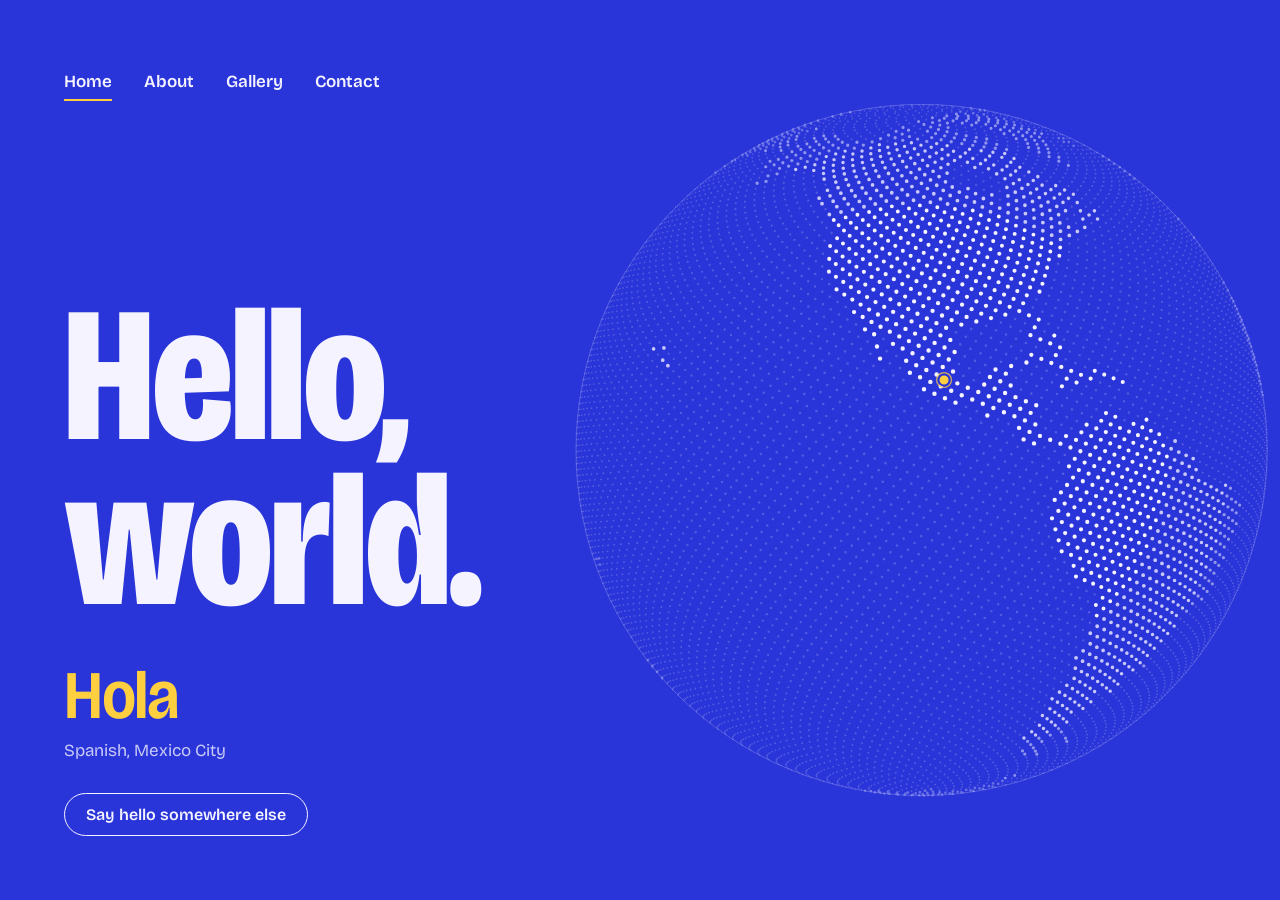
<file: index.html>
<!DOCTYPE html>
<html lang="en">
<head>
<meta charset="utf-8">
<meta name="viewport" content="width=device-width, initial-scale=1">
<title>Hello, world.</title>
<link rel="icon" href="data:image/svg+xml,%3Csvg xmlns='http://www.w3.org/2000/svg' viewBox='0 0 100 100'%3E%3Ctext y='.9em' font-size='90'%3E%F0%9F%8C%8D%3C/text%3E%3C/svg%3E">
<link rel="preconnect" href="https://fonts.googleapis.com">
<link rel="preconnect" href="https://fonts.gstatic.com" crossorigin>
<link href="https://fonts.googleapis.com/css2?family=Bricolage+Grotesque:opsz,wdth,wght@12..96,75..100,200..800&display=swap" rel="stylesheet">
<link rel="stylesheet" href="site.css">
<style>
  html, body { height: 100%; }

  main {
    position: relative;
    min-height: 100svh;
    overflow: hidden;
    display: flex;
    align-items: flex-end;
    padding: var(--pad);
  }

  .site-header {
    position: absolute;
    top: var(--pad);
    left: var(--pad);
    z-index: 2;
  }

  canvas {
    position: absolute;
    inset: 0;
    width: 100%;
    height: 100%;
    display: block;
  }

  .copy { position: relative; z-index: 1; }

  h1 {
    margin: 0;
    font-weight: 800;
    font-stretch: 80%;
    font-size: clamp(4.5rem, 15vw, 12rem);
    line-height: 0.86;
    letter-spacing: -0.012em;
  }

  .greeting {
    margin: clamp(20px, 3vw, 36px) 0 0;
    min-height: 2.9em;
  }

  .swap {
    transition: opacity 0.2s ease, transform 0.2s ease;
  }
  .swap.out { opacity: 0; transform: translateY(0.2em); }
  .swap.pre { opacity: 0; transform: translateY(-0.2em); transition: none; }

  .word {
    display: block;
    width: max-content;
    font-size: clamp(2.25rem, 6vw, 4.25rem);
    font-weight: 600;
    font-stretch: 90%;
    line-height: 1.1;
    letter-spacing: -0.02em;
    color: var(--sun);
  }

  .where {
    display: block;
    margin-top: 0.35rem;
    font-size: 1.0625rem;
    color: var(--chalk-soft);
  }

  #next { margin-top: clamp(20px, 3vw, 32px); }

  @media (prefers-reduced-motion: reduce) {
    .swap { transition: none; }
  }
</style>
</head>
<body>
<main id="stage">
  <header class="site-header">
    <nav class="site-nav" aria-label="Main">
      <a href="index.html" aria-current="page">Home</a>
      <a href="about.html">About</a>
      <a href="gallery.html">Gallery</a>
      <a href="contact.html">Contact</a>
    </nav>
  </header>

  <canvas id="globe" aria-hidden="true"></canvas>

  <div class="copy" id="copy">
    <h1>Hello,<br>world.</h1>

    <p class="greeting">
      <span class="word swap" id="word" lang="es">Hola</span>
      <span class="where swap" id="where">Spanish, Mexico City</span>
    </p>

    <button type="button" class="btn" id="next">Say hello somewhere else</button>
  </div>
</main>

<script>
(() => {
  "use strict";

  /* ---------- Land mask: 360 x 180 cells, one bit per 1° cell ---------- */
  const MASK_W = 360, MASK_H = 180;
  const MASK_B64 = "[base64]/P8HAAD//wEAAAAAAAAAAAAAAAAAAAAAAAAAAAAAAAAAAAAAAAAAAAAAAAD+////P+7///8AAAAAAAAAAAAAAAAAAAAAAAAAAAAAAAAAAAAAAAAAAAAAAOD/////////////AAAAAAAAAAAAAAAAAA4AAAAAAAAAAAAAAAAAAAAAAAAAAPj///////////8PAAAA+v8AAP8AAAAAgD8AAAAAAAAAAAAAAAAAAAAAAAAAHPj//x/8//////8DAADA/z8AAAAAAAAAAP4HAAAAAAAAAAAAAAAAAAAAAAB4/N73//3///////8BAACA/w8AAAAAAAAAAOA/AAAAAAAAAAAAAAAAAAAAAPB8AH34f/D///////8BAAAAfh8AAAAAAAAAAIB+AAAAAAAAAAAAAAAAAAAAAP7v4v//f8D///////8DAAAAOAAAAAAA/gEAAM7/PwAAwAMAAAAAAAAAAAAAAMT/5///DwAA/v////8BAAAAAAAAAAD4HwAA+P//fwAA8P8HAAAAAAAAAAAAgH98APv/HwAA/P////8BAAAAAAAAAAB4AAAA/P//BwAAwJ8DAAAAAAAAAAAAgP+Dz///+wAA+P////8AAAAAAAAAAAAeAALw/////48fgA8AAAAAAAAAAAAAwP9/5//+/wEA8P///z8AAAAAAAAAAIAPAN7+//////8/gP8DAAAABwCAAQAAwP//j//8/w8A8P///z8AAAAAABABAIAPwP////////8///8HAgDAAwD8/xcAnOH///r9//8B4P///38AAAAAAP4PAAA+wN//////////////D0DAAAD////x////f//H//8D4P///wcAAAAAgP//AQAA3////////////////89/B+D/////////P/7Ph/8DgP///wEAAAAA8P//hwf+////////////////////P4D/////////////x/kPwP//DwAAAAAA/P//v/f//////////////////////+H/////////////Afx/wP//AzA5AAAA/v/////////////////////////////////////////fwf8dgP//APh/AAAA/+d//v//////////////////////8eD/////////////7/8XgP8PAPA/AADA//P/////////////////////////AI/////////////zDvgPAP8HAOAHAADw//7///////////////////////9/AMT///////////8D//8HAPwDAAAAAAD+P/7/////////////////////////AOD//////////z8A2H8CAPwDAAAAAAD/P/7///////////////////////8HAPD//////////z8AwH8IAPgBAAAAAAD+f/7/////////////////////8P8BAGD/85D//////z8AwH8cAAAAAAAAAAD+P/z/////////////////////8EUAAAD0BwD8/////38A4P8/AAAAAAAAwAGeP/j//////////////////wEYfAAAAADgDwDA//////8DgP8/AAAAAAAAwAfwH/7/////////////////fwAA/wAAAAD4AgCA//////8PgP9/AAAAAAAA4ANwD/7/////////////////PwCA/wAAAAA/AAAA////////4///AQAAAAAA8APwB/7/////////////////HwCAPwAAAIABAADA////////8///BwAAAAAA+A/w////////////////////3wSAfwAAAAAAAADA/P//////4///HwAAAAAAvB///////////////////////weAHwAAAAAAAACA/f//////5///HwAAAAAAvD///////////////////////w8ABwAAAAAAAAAA8P//////////HwAAAAAAzP///////////////////////w8ABwAAAAAAAAAA+P//////////DAAAAAAAwP///////////////////////w0AAAAAAAAAAAAA+P////////9/fgAAAAAAQPz//////////////////////w0AAAAAAAAAAAAAwP////////8P/wAAAAAAgP///////////////////////xcAAAAAAAAAAAAAgP////////+P/wAAAAAAgP///////3///////////////wQAAAAAAAAAAAAAgP////////+/cAAAAAAAAPz//////x/8////////////fw4AAAAAAAAAAAAAAP//////////AQAAAAAAAPz////z/wf8////////////HwYAAAAAAAAAAAAAAP////////8fAAAAAAAAAPz////j/gP/////////////Dy4AAAAAAAAAAAAAgP///////38GAAAAAAAA/P/v8/8B+Af/////////////Dz8AAAAAAAAAAAAAgP///////z8AAAAAAAAA+H/w5//g4Af8//////////9/gx8AAAAAAAAAAAAAgP///////38AAAAAAAAA/P8wn///+Q/4//////////8/gAsAAAAAAAAAAAAAgP///////x8AAAAAAAAA+B8w/P///x/4//////////8/gAMAAAAAAAAAAAAAAP///////wMAAAAAAAAA/A8w+M///x/8/////////+8PAAMAAAAAAAAAAAAAAP///////wMAAAAAAAAA/B8QP9///w/8/////////ycfgAEAAAAAAAAAAAAAAP7//////wEAAAAAAAAA+A/sH57//x/8/////////38/0AEAAAAAAAAAAAAAAPz//////wEAAAAAAAAA+PP/DI7//z/8/////////3888AEAAAAAAAAAAAAAAPj//////wEAAAAAAAAA4P9/AHjw/////////////w88/wEAAAAAAAAAAAAAAPj//////wAAAAAAAAAA4P9/ABDw/////////////x/cfwAAAAAAAAAAAAAAAOD/////PwAAAAAAAAAA+P//AACA/////////////x/gDwAAAAAAAAAAAAAAAMD/////DwAAAAAAAAAA/P//Dw/A/////////////z/gAwAAAAAAAAAAAAAAAID/////BwAAAAAAAAAA/P//n//f/////////////z/AAAAAAAAAAAAAAAAAAID/////BwAAAAAAAAAA/P///////////////////z8AAAAAAAAAAAAAAAAAAAD///9HDwAAAAAAAAAA/v///////////////////38AAAAAAAAAAAAAAAAAAAD+/x8ADgAAAAAAAACA/////////9///////////z8AAAAAAAAAAAAAAAAAAAD//wcATgAAAAAAAADA/////////7///////////x8AAAAAAAAAAAAAAAAAAADc/wcA7gAAAAAAAADg//////9////+/////////w8AAAAAAAAAAAAAAAAAAAD4/wcAbAAAAAAAAADg//////9////4/////////y8AAAAAAAAAAAAAAAAAAAA4/wcAYAAAAAAAAADw//////9//v8fgP///////zcAAAAAAAAAAAAAAAAAAABg/gcATgAAAAAAAAD4/////////P9/gP///////zMAAAAAAAAAAAAQAAAAAABg/geAfwAAAAAAAAD4////////+f//AP7//////zAAAAAAAAAAAADwAAAAAAAA/Ae8+AEAAAAAAAD8////////+///APz/f///DxAAAAAAAAAAAACAAQAAAAAA/Ac+4AMAAAAAAAD8////////+f9/APz/D/9/BgAAAAAAAAAAAACAAwAAAAAA/A8ewH8AAAAAAAD4////////8/8/APD/A/4/DwAAAAAAAAAAAAAAAQAAAAAA8P8f4P4HAAAAAAD4////////4/8/AOD/APx/B3AAAAAAAAAAAAAAAAAAAAAA4P8PwBAHAAAAAAD4////////5/8fAOD/APx/AHAAAAAAAAAAAAAAAAAAAAAAAP8vAAAAAAAAAAD4////////x/8HAOB/APz/AXgAAAAAAAAAAAAAAAAAAAAAAMz/AQAAAAAAAAD4////////z/8BAOAfAOz/ATgAAAAAAAAAAAAAAAAAAAAAAID/AQAAAAAAAAD8/////////z8AAMAfAOD/AXAAAAAAAAAAAAAAAAAAAAAAAAD/AQAAAAAAAAD4/////////x8AAMAfAMD/A/AAAAAAAAAAAAAAAAAAAAAAAADwAVAAAAAAAAD4/////////8MAAMAPAMD/AzADAAAAAAAAAAAAAAAAAAAAAADgAf4AAAAAAAD4//////////gAAIAPAMD4A+gDAAAAAAAAAAAAAAAAAAAAAADAAf//AAAAAADg//////////8AAAAPAMD4AOwDAAAAAAAAAAAAAAAAAAAAAADAv///AAAAAADg/////////38AAAAfAMBwAMYGAAAAAAAAAAAAAAAAAAAAAAAA////AQAAAADA/////////38AAAA/AMAhAMIHAAAAAAAAAAAAAAAAAAAAAAAA7P//AwAAAACA/////////z8AAAA6AMABAOAHAAAAAAAAAAAAAAAAAAAAAAAAwP//FwAAAAAA/////////z8AAAA4AIAHAMMHAAAAAAAAAAAAAAAAAAAAAAAAwP///wAAAAAA/D/+/////x8AAAAQADgHgA8CAAAAAAAAAAAAAAAAAAAAAAAAwP///wEAAAAAfAf+/////w8AAAAAAHgPwAcAAAAAAAAAAAAAAAAAAAAAAAAAwP///wEAAAAAAADw/////wcAAAAAAPAP8AMAAAAAAAAAAAAAAAAAAAAAAAAA4P///wEAAAAAAADg/////wcAAAAAAOAP+gcIAAAAAAAAAAAAAAAAAAAAAAAA4P///wcAAAAAAADg/////wEAAAAAAMAf/jMaAAAAAAAAAAAAAAAAAAAAAAAA+P///wMAAAAAAADg/////wAAAAAAAIAP//8ZAAAAAAAAAAAAAAAAAAAAAAAA+P///z8AAAAAAADw////fwAAAAAAAAAP/vvYAwAAAAAAAAAAAAAAAAAAAAAA+P////8AAAAAAADw////PwAAAAAAAAAf/vnAZwAAAAAAAAAAAAAAAAAAAAAA+P////8fAAAAAADg////HwAAAAAAAAA//D2w9wMMAAAAAAAAAAAAAAAAAAAA+P////8/AAAAAACA////HwAAAAAAAAB8+Hl+/x84AAAAAAAAAAAAAAAAAAAA/P////9/AAAAAACA////DwAAAAAAAAA8QPkA+z84AAAAAAAAAAAAAAAAAAAA+P//////AQAAAACA////BwAAAAAAAAD4ANgA5D/PAAAAAAAAAAAAAAAAAAAA/P//////AwAAAAAA////DwAAAAAAAADgHwAAxP+HAQAAAAAAAAAAAAAAAAAA8P//////AwAAAAAA////DwAAAAAAAADAfwAAwP8ABwAAAAAAAAAAAAAAAAAA8P//////AQAAAAAA////DwAAAAAAAAAA/H4P4M8BGAAAAAAAAAAAAAAAAAAA4P//////AQAAAAAA////DwAAAAAAAAAAAJ8DAIYHOAAAAAAAAAAAAAAAAAAA4P//////AAAAAAAA/v//HwAAAAAAAAAAAJABAIQHYAAAAAAAAAAAAAAAAAAAwP////9/AAAAAAAA/v//HwAAAAAAAAAAAACAHw4AAAAAAAAAAAAAAAAAAAAAwP////9/AAAAAAAA/v//HzAAAAAAAAAAAADAHw4AAAAAAAAAAAAAAAAAAAAAgP////8/AAAAAAAA////H3gAAAAAAAAAAADsHw4AAAAAAAAAAAAAAAAAAAAAgP////8/AAAAAAAA////H3gAAAAAAAAAAAD+Dz4AAAwAAAAAAAAAAAAAAAAAAP////8/AAAAAACA////H34AAAAAAAAAAAD/Pz4AAAwAAQAAAAAAAAAAAAAAAPz///8fAAAAAACA////H38AAAAAAAAAAID/fz4AAAjAAAAAAAAAAAAAAAAAAPD///8fAAAAAACA////hz8AAAAAAAAAAMD//38AAABgAAAAAAAAAAAAAAAAAOD///8fAAAAAACA////AT8AAAAAAAAAAOD//38AAABgAAAAAAAAAAAAAAAAAOD///8fAAAAAAAA////AD8AAAAAAAAAAPj///8BAAAAAAAAAAAAAAAAAAAAAOD///8PAAAAAAAA/v9/gB8AAAAAAAAAAP////8BAAMAAAAAAAAAAAAAAAAAAOD///8PAAAAAAAA/v//gA8AAAAAAAAAwP////8DAAcAAAAAAAAAAAAAAAAAAOD///8HAAAAAAAA/P//gA8AAAAAAAAA4P////8HAAwAAAAAAAAAAAAAAAAAAOD///8AAAAAAAAA/P//gA8AAAAAAAAA4P////8HAAAAAAAAAAAAAAAAAAAAAOD//z8AAAAAAAAA/P//gA8AAAAAAAAA4P////8fAAAAAAAAAAAAAAAAAAAAAOD//w8AAAAAAAAA/P8/AAcAAAAAAAAA4P////8fAAAAAAAAAAAAAAAAAAAAAOD//w8AAAAAAAAA/P8fAAAAAAAAAAAA4P////8/AAAAAAAAAAAAAAAAAAAAAOD//w8AAAAAAAAA+P8fAAAAAAAAAAAAwP////8/AAAAAAAAAAAAAAAAAAAAAPD//w8AAAAAAAAA8P8fAAAAAAAAAAAAwP////8/AAAAAAAAAAAAAAAAAAAAAPD//wcAAAAAAAAA4P8PAAAAAAAAAAAAgP////8/AAAAAAAAAAAAAAAAAAAAAPD//wMAAAAAAAAA4P8HAAAAAAAAAAAAwP////8/AAAAAAAAAAAAAAAAAAAAAPD//wEAAAAAAAAAwP8HAAAAAAAAAAAAgP////8fAAAAAAAAAAAAAAAAAAAAAPD//wAAAAAAAAAA4P8BAAAAAAAAAAAAgP8P//8fAAAAAAAAAAAAAAAAAAAAAPD//wAAAAAAAAAAwP8AAAAAAAAAAAAAgP8B/P8PAAAAAAAAAAAAAAAAAAAAAPD/fwAAAAAAAAAAwAMAAAAAAAAAAAAAgE8A+P8PAAADAAAAAAAAAAAAAAAAAPj/BwAAAAAAAAAAAAAAAAAAAAAAAAAAAAcA8P8HAAAGAAAAAAAAAAAAAAAAAPj/DwAAAAAAAAAAAAAAAAAAAAAAAAAAAAAAgP8HAAAOAAAAAAAAAAAAAAAAAPz/BwAAAAAAAAAAAAAAAAAAAAAAAAAAAAAAgP8DAAB8AAAAAAAAAAAAAAAAAPz/BwAAAAAAAAAAAAAAAAAAAAAAAAAAAAAAAP8AAAB8AAAAAAAAAAAAAAAAAPw/AAAAAAAAAAAAAAAAAAAAAAAAAAAAAAAAAEAAAAA+AAAAAAAAAAAAAAAAAPw/[base64]/[base64]/AAAAAAAAAAAAAAAAAMA/AAAAGAD//+P//z8AAAAAAAAAAAAAAAAAAAAAAAAPAAAAAAAAAAAAAAAAAP7/+wHw/////////38AAAAAAAAAAAAAAAAAAAAAACAfAAAAAAAAAAAAAABg8P///wP8////////////AAAAAAAAAAAAAAAAAAAAAPA/AAAAAAAAAAAI4gD8/////+P/////////////DwAAAAAAAAAAAAAAAAAAAPB/AAAAAAAAIID//////////+P//////////////x8AAAAAAAAAAAAA4AsAAP9/AAAAAAAA//////////////n///////////////8AAAAAAAAAAAAA8A8EAP5/AAAAAADg//////////////////////////////8AAAAAAAAA8D4E8P//////AAAAAAD4/////////////////////////////z8AAAAAAAD+////+P////9/AAAAAAD4/////////////////////////////w8AAAAAAP7///////////8PAAAAAMD//////////////////////////////wEAAABggP////////////8AAAAAgP///////////////////////////////wAAAADg/////////////wcAACAA/P///////////////////////////////wEAAADv/////////////wMAAPwB/////////////////////////////////wcAAAAe/////////////wDAAP8B/////////////////////////////////wAAAAAAAP///////////x/+4f8B/v//////////////////////////////HwAAAACA//////////////+fAP7+////////////////////////////////PwAAAAAA/P///////////////////////////////////////////////////wMAAAQA/P///////////////////////////////////////////////////z8A//8A4P//////////////////////////////////////////////////////////////////////////////////////////////////////////////////////////////////////////////////////////////////////////////////////////////////////////////////////////////////////////////////////////////////////////////////////////////////////////////////////////////////////////////////////////////////";

  const maskBin = atob(MASK_B64);
  const maskBits = new Uint8Array(maskBin.length);
  for (let i = 0; i < maskBin.length; i++) maskBits[i] = maskBin.charCodeAt(i);

  const isLand = (latDeg, lonDeg) => {
    const x = Math.min(MASK_W - 1, Math.max(0, Math.floor(lonDeg + 180)));
    const y = Math.min(MASK_H - 1, Math.max(0, Math.floor(90 - latDeg)));
    const idx = y * MASK_W + x;
    return (maskBits[idx >> 3] >> (idx & 7)) & 1;
  };

  /* ---------- Greetings ---------- */
  const GREETINGS = [
    { word: "Hola",      lang: "es", name: "Spanish",    city: "Mexico City", lat:  19.43, lon:  -99.13 },
    { word: "Olá",       lang: "pt", name: "Portuguese", city: "São Paulo",   lat: -23.55, lon:  -46.63 },
    { word: "Bonjour",   lang: "fr", name: "French",     city: "Dakar",       lat:  14.72, lon:  -17.47 },
    { word: "مرحبا",     lang: "ar", name: "Arabic",     city: "Cairo",       lat:  30.04, lon:   31.24, rtl: true },
    { word: "Jambo",     lang: "sw", name: "Swahili",    city: "Nairobi",     lat:  -1.29, lon:   36.82 },
    { word: "Merhaba",   lang: "tr", name: "Turkish",    city: "Istanbul",    lat:  41.01, lon:   28.98 },
    { word: "नमस्ते",     lang: "hi", name: "Hindi",      city: "Delhi",       lat:  28.61, lon:   77.21 },
    { word: "你好",       lang: "zh", name: "Mandarin",   city: "Beijing",     lat:  39.90, lon:  116.40 },
    { word: "こんにちは", lang: "ja", name: "Japanese",   city: "Tokyo",       lat:  35.68, lon:  139.69 },
    { word: "Kia ora",   lang: "mi", name: "Māori",      city: "Wellington",  lat: -41.29, lon:  174.78 },
    { word: "Hello",     lang: "en", name: "English",    city: "London",      lat:  51.51, lon:   -0.13 }
  ];

  const stage   = document.getElementById("stage");
  const copy    = document.getElementById("copy");
  const canvas  = document.getElementById("globe");
  const wordEl  = document.getElementById("word");
  const whereEl = document.getElementById("where");
  const nextBtn = document.getElementById("next");
  const ctx     = canvas.getContext("2d");

  const reduced = window.matchMedia("(prefers-reduced-motion: reduce)").matches;
  const INTERVAL = 3800;
  const D2R = Math.PI / 180, TAU = Math.PI * 2;
  const CHALK = "244,243,255", SUN = "#ffcf3f", COBALT = "#2a35d9";

  /* ---------- Points spread evenly over a sphere ---------- */
  const N = 14000;
  const PX = new Float32Array(N), PY = new Float32Array(N), PZ = new Float32Array(N);
  const LAND = new Uint8Array(N);
  const golden = Math.PI * (3 - Math.sqrt(5));
  for (let i = 0; i < N; i++) {
    const y = 1 - 2 * (i + 0.5) / N;
    const r = Math.sqrt(1 - y * y);
    const t = i * golden;
    const x = Math.cos(t) * r, z = Math.sin(t) * r;
    PX[i] = x; PY[i] = y; PZ[i] = z;
    LAND[i] = isLand(Math.asin(y) / D2R, Math.atan2(x, z) / D2R);
  }

  /* ---------- State ---------- */
  let W = 0, H = 0, dpr = 1, cx = 0, cy = 0, R = 100;
  let index = 0;
  const targetFor = g => ({
    lon: g.lon,
    lat: Math.max(-60, Math.min(60, g.lat - 12))
  });
  let target = targetFor(GREETINGS[index]);
  const cur = reduced
    ? { lon: target.lon, lat: target.lat }
    : { lon: target.lon - 150, lat: 20 };
  let lastSwitch = performance.now() + 800;
  let lastFrame = 0;
  let swapTimer = null;

  /* ---------- Layout ---------- */
  function layout() {
    const rect = stage.getBoundingClientRect();
    W = rect.width; H = rect.height;
    dpr = Math.min(window.devicePixelRatio || 1, 2);
    canvas.width = Math.round(W * dpr);
    canvas.height = Math.round(H * dpr);

    if (W / H >= 1.3 && W >= 720) {
      // Side by side: text on the left, globe on the right
      cx = W * 0.72;
      cy = H * 0.5;
      R = Math.min(H * 0.4, W * 0.27);
    } else {
      // Stacked: globe in the space above the text
      const header = document.querySelector(".site-header");
      const top = header.getBoundingClientRect().bottom - rect.top + 16; // clear the navigation
      const copyTop = copy.getBoundingClientRect().top - rect.top;
      const space = Math.max(copyTop - top - 16, 200);
      R = Math.min(W * 0.42, space * 0.47);
      cx = W / 2;
      cy = top + space / 2;
    }
    draw(performance.now());
  }

  /* ---------- Drawing ---------- */
  function draw(now) {
    ctx.setTransform(dpr, 0, 0, dpr, 0, 0);
    ctx.clearRect(0, 0, W, H);

    const a = -cur.lon * D2R, b = cur.lat * D2R;
    const cA = Math.cos(a), sA = Math.sin(a), cB = Math.cos(b), sB = Math.sin(b);

    const spacing = R * 0.0297;
    const rLand = Math.max(spacing * 0.22, 0.8);
    const rSea = rLand * 0.6;

    const sea = new Path2D();
    const land = [new Path2D(), new Path2D(), new Path2D(), new Path2D()];
    const landAlpha = [0.3, 0.5, 0.78, 1];

    for (let i = 0; i < N; i++) {
      const x = PX[i], y = PY[i], z = PZ[i];
      const z1 = -x * sA + z * cA;
      const z2 = y * sB + z1 * cB;
      if (z2 <= 0.02) continue;
      const x1 = x * cA + z * sA;
      const y2 = y * cB - z1 * sB;
      const sx = cx + R * x1, sy = cy - R * y2;
      const k = 0.55 + 0.45 * z2;

      if (LAND[i]) {
        const level = z2 < 0.2 ? 0 : z2 < 0.45 ? 1 : z2 < 0.7 ? 2 : 3;
        const r = rLand * k;
        land[level].moveTo(sx + r, sy);
        land[level].arc(sx, sy, r, 0, TAU);
      } else {
        const r = rSea * k;
        sea.moveTo(sx + r, sy);
        sea.arc(sx, sy, r, 0, TAU);
      }
    }

    ctx.fillStyle = `rgba(${CHALK}, 0.2)`;
    ctx.fill(sea);
    for (let l = 0; l < 4; l++) {
      ctx.fillStyle = `rgba(${CHALK}, ${landAlpha[l]})`;
      ctx.fill(land[l]);
    }

    ctx.beginPath();
    ctx.arc(cx, cy, R, 0, TAU);
    ctx.strokeStyle = `rgba(${CHALK}, 0.22)`;
    ctx.lineWidth = 1;
    ctx.stroke();

    drawMarker(now, cA, sA, cB, sB);
  }

  function drawMarker(now, cA, sA, cB, sB) {
    const g = GREETINGS[index];
    const lat = g.lat * D2R, lon = g.lon * D2R;
    const x = Math.cos(lat) * Math.sin(lon), y = Math.sin(lat), z = Math.cos(lat) * Math.cos(lon);
    const z1 = -x * sA + z * cA;
    const z2 = y * sB + z1 * cB;
    if (z2 <= 0.05) return;
    const sx = cx + R * (x * cA + z * sA);
    const sy = cy - R * (y * cB - z1 * sB);

    if (!reduced) {
      const t = ((now / 1000) % 1.8) / 1.8;
      ctx.beginPath();
      ctx.arc(sx, sy, 7 + t * 30, 0, TAU);
      ctx.strokeStyle = SUN;
      ctx.globalAlpha = 0.75 * (1 - t);
      ctx.lineWidth = 1.5;
      ctx.stroke();
      ctx.globalAlpha = 1;
    }

    ctx.beginPath();
    ctx.arc(sx, sy, 5.5, 0, TAU);
    ctx.fillStyle = SUN;
    ctx.fill();
    ctx.lineWidth = 2;
    ctx.strokeStyle = COBALT;
    ctx.stroke();
  }

  /* ---------- Greeting text ---------- */
  function applyText(g) {
    wordEl.textContent = g.word;
    wordEl.lang = g.lang;
    wordEl.dir = g.rtl ? "rtl" : "ltr";
    whereEl.textContent = g.name + ", " + g.city;
  }

  function showGreeting(g) {
    if (reduced) { applyText(g); return; }
    clearTimeout(swapTimer);
    wordEl.classList.add("out");
    whereEl.classList.add("out");
    swapTimer = setTimeout(() => {
      applyText(g);
      wordEl.classList.replace("out", "pre");
      whereEl.classList.replace("out", "pre");
      void wordEl.offsetWidth; // restart the transition from the "pre" position
      wordEl.classList.remove("pre");
      whereEl.classList.remove("pre");
    }, 190);
  }

  function advance() {
    index = (index + 1) % GREETINGS.length;
    const g = GREETINGS[index];
    target = targetFor(g);
    lastSwitch = performance.now();
    showGreeting(g);
    if (reduced) {
      cur.lon = target.lon; cur.lat = target.lat;
      draw(performance.now());
    }
  }

  nextBtn.addEventListener("click", advance);

  /* ---------- Animation loop ---------- */
  function frame(now) {
    const dt = lastFrame ? Math.min((now - lastFrame) / 1000, 0.05) : 0.016;
    lastFrame = now;

    if (now - lastSwitch > INTERVAL) advance();

    const k = 1 - Math.exp(-dt * 2.4);
    const dLon = ((target.lon - cur.lon + 540) % 360) - 180;
    cur.lon += dLon * k;
    cur.lat += (target.lat - cur.lat) * k;

    draw(now);
    requestAnimationFrame(frame);
  }

  /* ---------- Go ---------- */
  new ResizeObserver(layout).observe(stage);
  new ResizeObserver(layout).observe(copy);
  layout();
  if (!reduced) requestAnimationFrame(frame);
})();
</script>
</body>
</html>
</file>
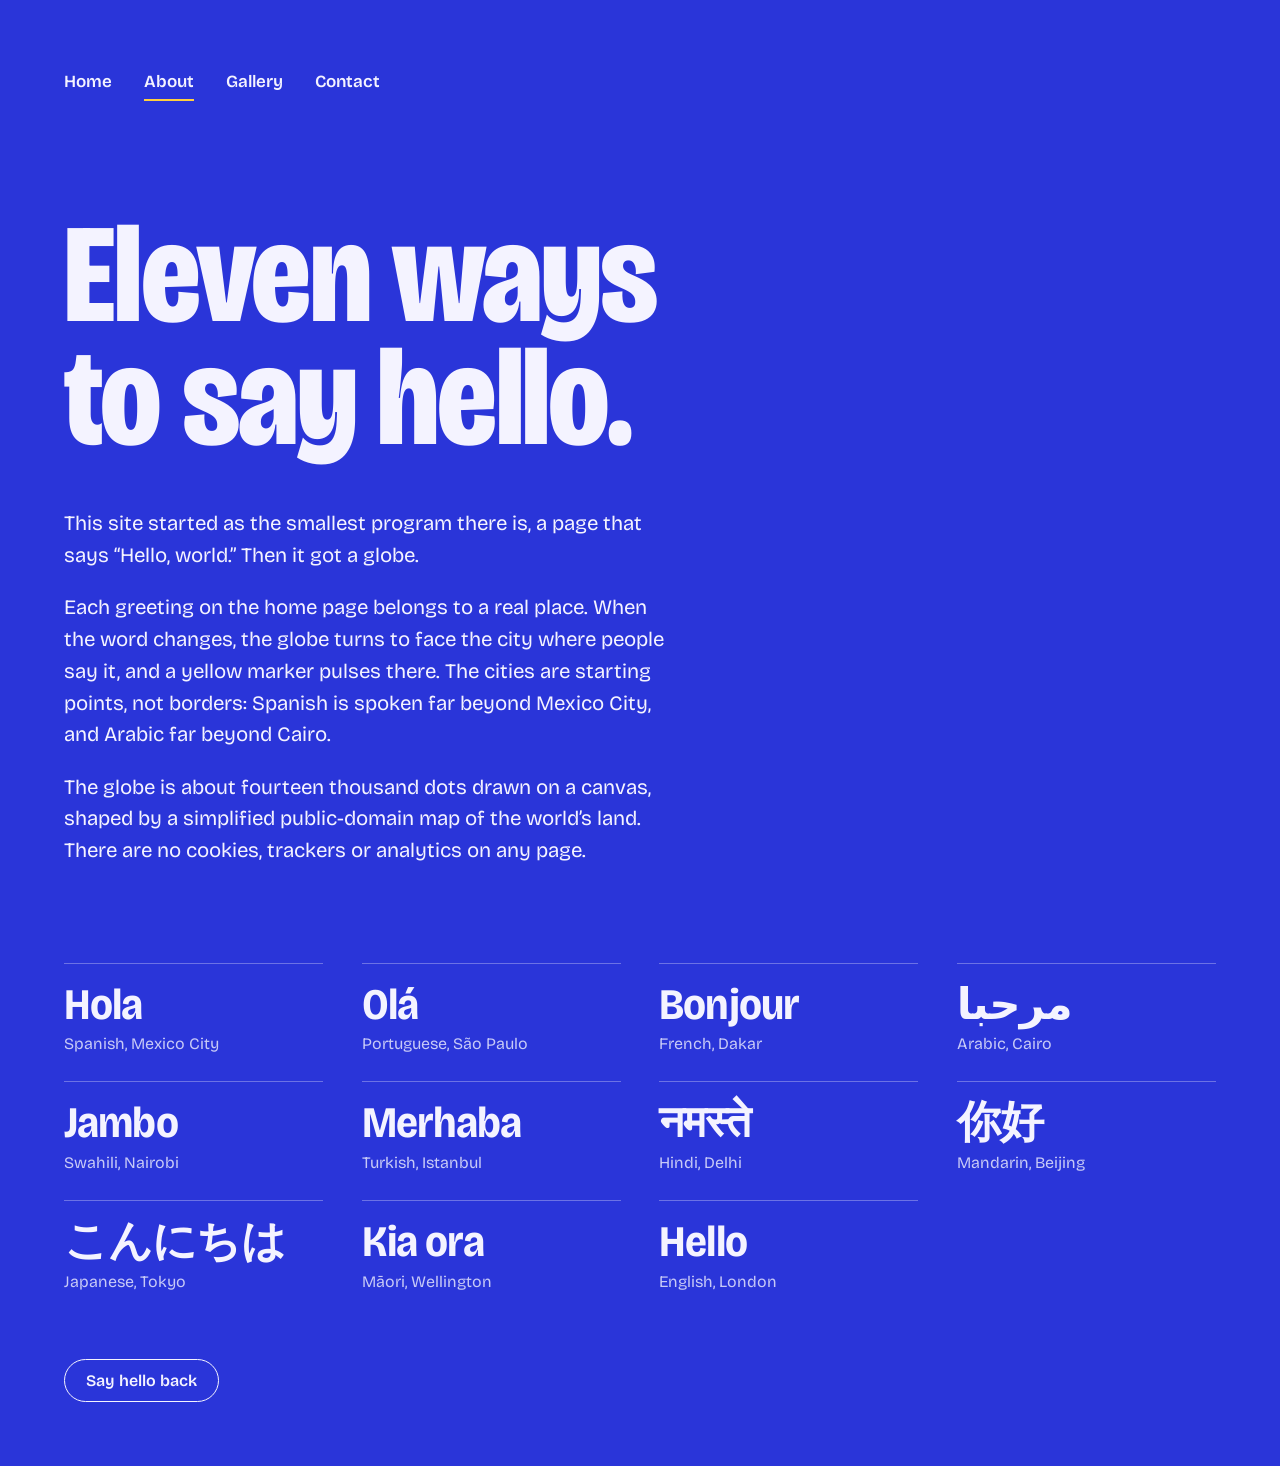
<file: about.html>
<!DOCTYPE html>
<html lang="en">
<head>
<meta charset="utf-8">
<meta name="viewport" content="width=device-width, initial-scale=1">
<title>About | Hello, world.</title>
<link rel="icon" href="data:image/svg+xml,%3Csvg xmlns='http://www.w3.org/2000/svg' viewBox='0 0 100 100'%3E%3Ctext y='.9em' font-size='90'%3E%F0%9F%8C%8D%3C/text%3E%3C/svg%3E">
<link rel="preconnect" href="https://fonts.googleapis.com">
<link rel="preconnect" href="https://fonts.gstatic.com" crossorigin>
<link href="https://fonts.googleapis.com/css2?family=Bricolage+Grotesque:opsz,wdth,wght@12..96,75..100,200..800&display=swap" rel="stylesheet">
<link rel="stylesheet" href="site.css">
<style>
  .about { padding-top: clamp(40px, 9vw, 112px); }

  .about h1 {
    font-size: clamp(3.5rem, 11vw, 9.5rem);
    max-width: 11em;
  }

  .story {
    margin-top: clamp(28px, 4vw, 48px);
    max-width: 38rem;
    font-size: clamp(1.125rem, 1.6vw, 1.3125rem);
    line-height: 1.55;
  }
  .story p { margin: 0 0 1em; }

  .greetings {
    list-style: none;
    margin: clamp(48px, 8vw, 96px) 0 0;
    padding: 0;
    display: grid;
    grid-template-columns: repeat(2, minmax(0, 1fr));
    gap: 0 clamp(20px, 3vw, 40px);
  }
  @media (min-width: 700px) {
    .greetings { grid-template-columns: repeat(auto-fill, minmax(250px, 1fr)); }
  }
  .greetings li {
    border-top: 1.5px solid var(--line);
    padding: 18px 0 28px;
  }
  .greetings .w {
    display: block;
    width: max-content;
    max-width: 100%;
    white-space: nowrap;
    font-size: clamp(1.75rem, 3.4vw, 3rem);
    font-weight: 700;
    font-stretch: 90%;
    line-height: 1.1;
    letter-spacing: -0.02em;
  }
  .greetings .n {
    display: block;
    margin-top: 0.3rem;
    color: var(--chalk-soft);
    font-size: 1rem;
  }

  .closing { margin: clamp(24px, 4vw, 40px) 0 0; }
</style>
</head>
<body>
<div class="page">
  <header class="site-header">
    <nav class="site-nav" aria-label="Main">
      <a href="index.html">Home</a>
      <a href="about.html" aria-current="page">About</a>
      <a href="gallery.html">Gallery</a>
      <a href="contact.html">Contact</a>
    </nav>
  </header>

  <main class="about">
    <h1 class="page-title">Eleven ways to say hello.</h1>

    <div class="story">
      <p>This site started as the smallest program there is, a page that says “Hello, world.” Then it got a globe.</p>
      <p>Each greeting on the home page belongs to a real place. When the word changes, the globe turns to face the city where people say it, and a yellow marker pulses there. The cities are starting points, not borders: Spanish is spoken far beyond Mexico City, and Arabic far beyond Cairo.</p>
      <p>The globe is about fourteen thousand dots drawn on a canvas, shaped by a simplified public-domain map of the world’s land. There are no cookies, trackers or analytics on any page.</p>
    </div>

    <ul class="greetings" aria-label="Greetings on the home page">
      <li><span class="w" lang="es">Hola</span><span class="n">Spanish, Mexico City</span></li>
      <li><span class="w" lang="pt">Olá</span><span class="n">Portuguese, São Paulo</span></li>
      <li><span class="w" lang="fr">Bonjour</span><span class="n">French, Dakar</span></li>
      <li><span class="w" lang="ar" dir="rtl">مرحبا</span><span class="n">Arabic, Cairo</span></li>
      <li><span class="w" lang="sw">Jambo</span><span class="n">Swahili, Nairobi</span></li>
      <li><span class="w" lang="tr">Merhaba</span><span class="n">Turkish, Istanbul</span></li>
      <li><span class="w" lang="hi">नमस्ते</span><span class="n">Hindi, Delhi</span></li>
      <li><span class="w" lang="zh">你好</span><span class="n">Mandarin, Beijing</span></li>
      <li><span class="w" lang="ja">こんにちは</span><span class="n">Japanese, Tokyo</span></li>
      <li><span class="w" lang="mi">Kia ora</span><span class="n">Māori, Wellington</span></li>
      <li><span class="w" lang="en">Hello</span><span class="n">English, London</span></li>
    </ul>

    <p class="closing"><a class="btn" href="contact.html">Say hello back</a></p>
  </main>
</div>
</body>
</html>
</file>
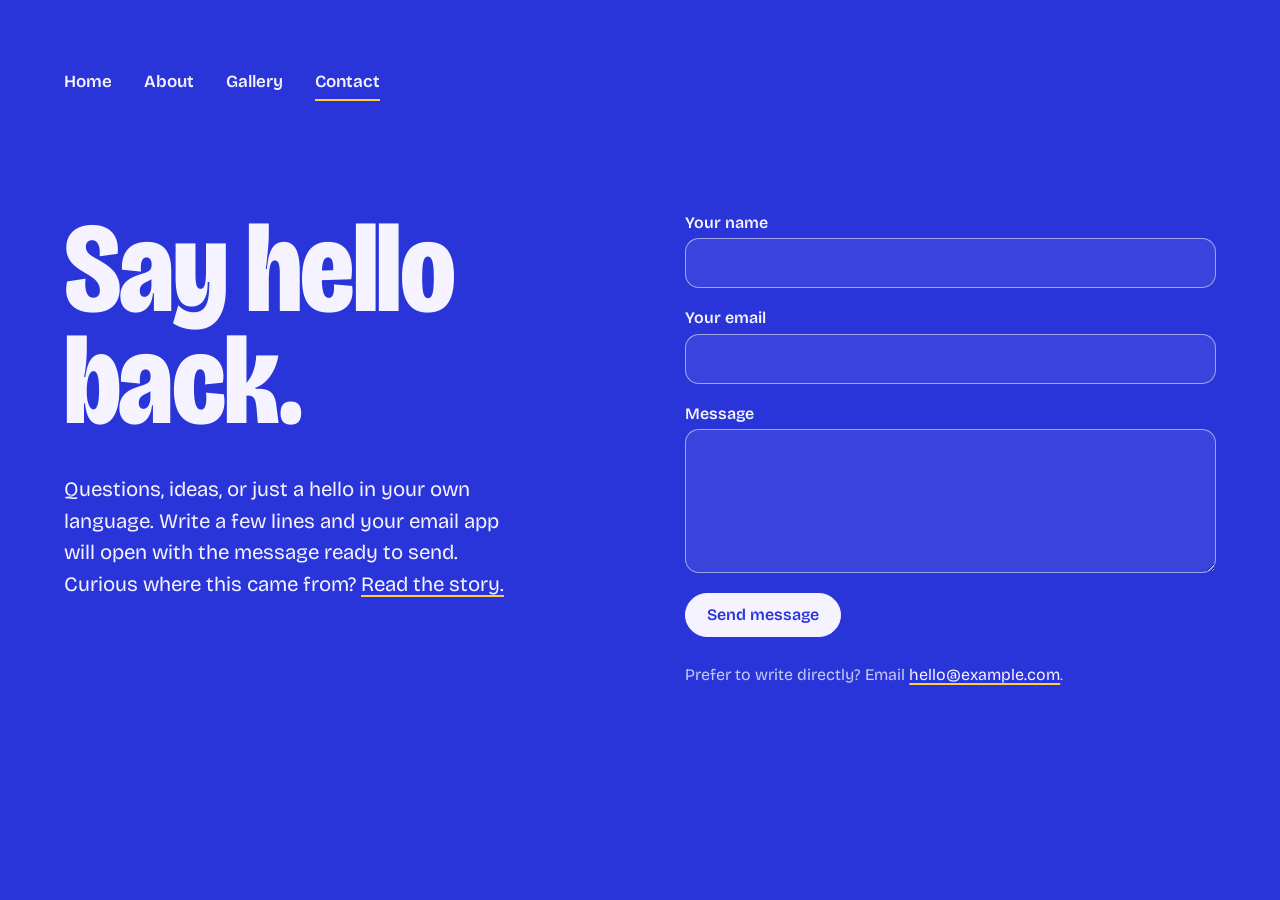
<file: contact.html>
<!DOCTYPE html>
<html lang="en">
<head>
<meta charset="utf-8">
<meta name="viewport" content="width=device-width, initial-scale=1">
<title>Contact | Hello, world.</title>
<link rel="icon" href="data:image/svg+xml,%3Csvg xmlns='http://www.w3.org/2000/svg' viewBox='0 0 100 100'%3E%3Ctext y='.9em' font-size='90'%3E%F0%9F%8C%8D%3C/text%3E%3C/svg%3E">
<link rel="preconnect" href="https://fonts.googleapis.com">
<link rel="preconnect" href="https://fonts.gstatic.com" crossorigin>
<link href="https://fonts.googleapis.com/css2?family=Bricolage+Grotesque:opsz,wdth,wght@12..96,75..100,200..800&display=swap" rel="stylesheet">
<link rel="stylesheet" href="site.css">
<style>
  .contact {
    display: grid;
    grid-template-columns: minmax(0, 1fr);
    gap: clamp(32px, 5vw, 64px);
    padding-top: clamp(40px, 9vw, 112px);
  }
  @media (min-width: 900px) {
    .contact {
      grid-template-columns: minmax(0, 1.05fr) minmax(0, 1fr);
      align-items: start;
    }
  }

  .contact h1 { font-size: clamp(3.5rem, 10vw, 8.5rem); }

  .intro {
    margin: clamp(24px, 3vw, 36px) 0 0;
    max-width: 28rem;
    font-size: clamp(1.125rem, 1.6vw, 1.3125rem);
    line-height: 1.55;
  }

  form {
    display: grid;
    gap: 20px;
    max-width: 34rem;
  }

  .field { display: grid; gap: 0.4rem; }
  label { font-weight: 600; }

  input, textarea {
    width: 100%;
    font: inherit;
    font-size: 1.0625rem;
    color: var(--chalk);
    background: rgba(244, 243, 255, 0.08);
    border: 1.5px solid rgba(244, 243, 255, 0.55);
    border-radius: 14px;
    padding: 0.8em 1em;
  }
  textarea { min-height: 9rem; resize: vertical; }
  input:focus, textarea:focus { border-color: var(--sun); }
  input:-webkit-autofill {
    -webkit-text-fill-color: var(--chalk);
    box-shadow: 0 0 0 1000px #3a45e0 inset;
  }

  .actions { display: flex; flex-wrap: wrap; align-items: center; gap: 16px; }
  .status { margin: 0; min-height: 1.5em; color: var(--chalk-soft); }

  .direct {
    margin: 28px 0 0;
    max-width: 34rem;
    color: var(--chalk-soft);
  }
  .direct a { color: var(--chalk); }
</style>
</head>
<body>
<div class="page">
  <header class="site-header">
    <nav class="site-nav" aria-label="Main">
      <a href="index.html">Home</a>
      <a href="about.html">About</a>
      <a href="gallery.html">Gallery</a>
      <a href="contact.html" aria-current="page">Contact</a>
    </nav>
  </header>

  <main class="contact">
    <div>
      <h1 class="page-title">Say hello back.</h1>
      <p class="intro">Questions, ideas, or just a hello in your own language. Write a few lines and your email app will open with the message ready to send. Curious where this came from? <a class="link" href="about.html">Read the story.</a></p>
    </div>

    <div>
      <form id="contact-form">
        <div class="field">
          <label for="name">Your name</label>
          <input id="name" name="name" type="text" autocomplete="name" required>
        </div>
        <div class="field">
          <label for="email">Your email</label>
          <input id="email" name="email" type="email" autocomplete="email" required>
        </div>
        <div class="field">
          <label for="message">Message</label>
          <textarea id="message" name="message" required></textarea>
        </div>
        <div class="actions">
          <button class="btn solid" type="submit">Send message</button>
          <p class="status" id="status" role="status"></p>
        </div>
      </form>

      <p class="direct">Prefer to write directly? Email <a class="link" id="direct" href="mailto:hello@example.com">hello@example.com</a>.</p>
    </div>
  </main>
</div>

<script>
(() => {
  "use strict";

  const form   = document.getElementById("contact-form");
  const status = document.getElementById("status");
  const direct = document.getElementById("direct");

  // The address comes from the "Email ..." link above, so change it there.
  const EMAIL = direct.getAttribute("href").replace(/^mailto:/, "");

  form.addEventListener("submit", event => {
    event.preventDefault();

    const name    = document.getElementById("name").value.trim();
    const email   = document.getElementById("email").value.trim();
    const message = document.getElementById("message").value.trim();

    const subject = "Hello from " + name;
    const body = message + "\n\n" + name + " (" + email + ")";

    window.location.href = "mailto:" + EMAIL +
      "?subject=" + encodeURIComponent(subject) +
      "&body=" + encodeURIComponent(body);

    status.textContent = "Your email app should open with the message ready to send. If it doesn’t, use the address below.";
  });
})();
</script>
</body>
</html>
</file>
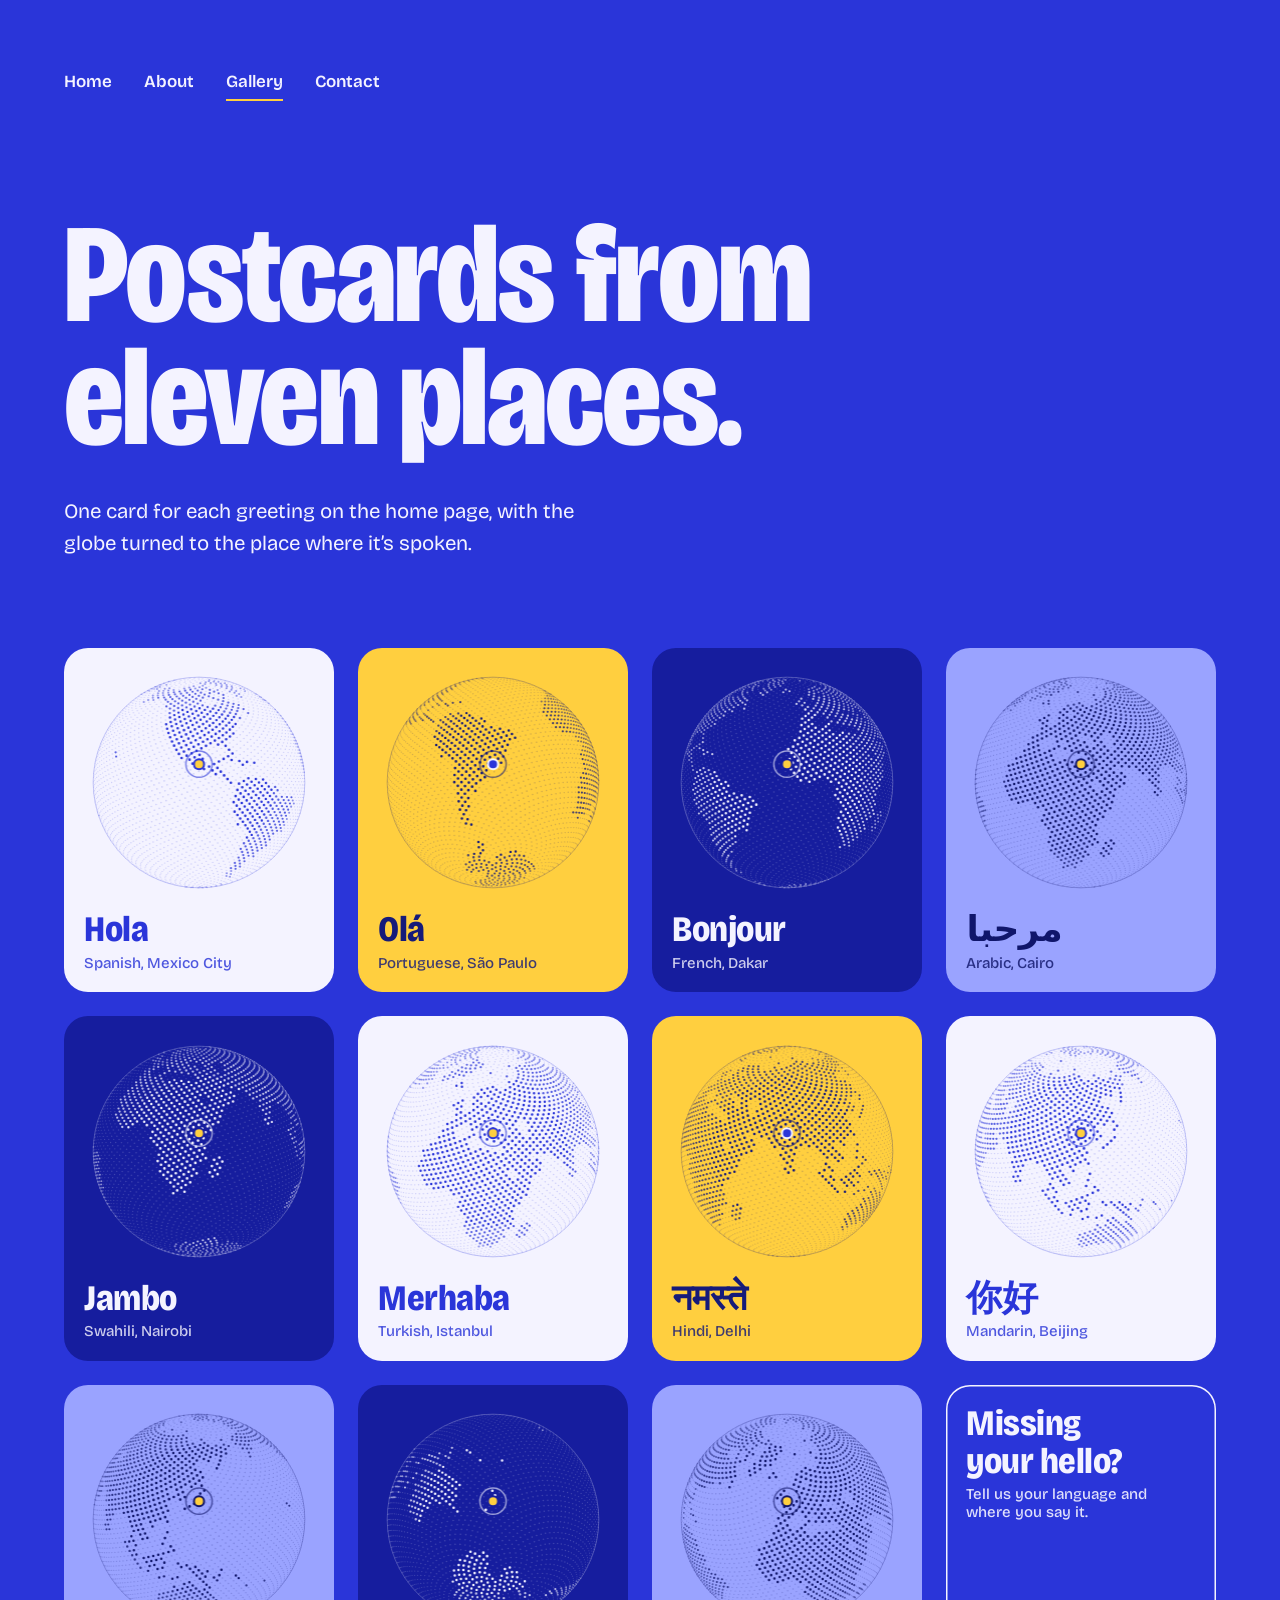
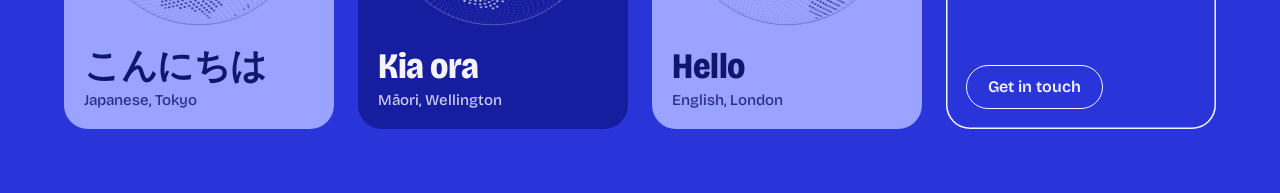
<file: gallery.html>
<!DOCTYPE html>
<html lang="en">
<head>
<meta charset="utf-8">
<meta name="viewport" content="width=device-width, initial-scale=1">
<title>Gallery | Hello, world.</title>
<link rel="icon" href="data:image/svg+xml,%3Csvg xmlns='http://www.w3.org/2000/svg' viewBox='0 0 100 100'%3E%3Ctext y='.9em' font-size='90'%3E%F0%9F%8C%8D%3C/text%3E%3C/svg%3E">
<link rel="preconnect" href="https://fonts.googleapis.com">
<link rel="preconnect" href="https://fonts.gstatic.com" crossorigin>
<link href="https://fonts.googleapis.com/css2?family=Bricolage+Grotesque:opsz,wdth,wght@12..96,75..100,200..800&display=swap" rel="stylesheet">
<link rel="stylesheet" href="site.css">
<style>
  .gallery { padding-top: clamp(40px, 9vw, 112px); }

  .gallery h1 {
    font-size: clamp(3.5rem, 11vw, 9.5rem);
    max-width: 11em;
  }

  .intro {
    margin: clamp(24px, 3vw, 36px) 0 0;
    max-width: 34rem;
    font-size: clamp(1.125rem, 1.6vw, 1.3125rem);
    line-height: 1.55;
  }

  .cards {
    list-style: none;
    margin: clamp(40px, 7vw, 88px) 0 0;
    padding: 0;
    display: grid;
    gap: clamp(14px, 2vw, 24px);
    grid-template-columns: repeat(2, minmax(0, 1fr));
  }
  @media (min-width: 760px)  { .cards { grid-template-columns: repeat(3, minmax(0, 1fr)); } }
  @media (min-width: 1100px) { .cards { grid-template-columns: repeat(4, minmax(0, 1fr)); } }

  /* Each card sets its own colours; the script reads --ink, --pin and --pin-edge too */
  .card {
    --bg: #f4f3ff;
    --ink: #2a35d9;
    --pin: #ffcf3f;
    --pin-edge: #2a35d9;
    display: flex;
    flex-direction: column;
    height: 100%;
    margin: 0;
    padding: clamp(12px, 1.6vw, 22px);
    border-radius: clamp(16px, 2vw, 24px);
    background: var(--bg);
    color: var(--ink);
  }
  .tone-sun  { --bg: #ffcf3f; --ink: #161b7a; --pin: #2a35d9; --pin-edge: #f4f3ff; }
  .tone-deep { --bg: #161d9e; --ink: #f4f3ff; --pin: #ffcf3f; --pin-edge: #161d9e; }
  .tone-sky  { --bg: #9aa3ff; --ink: #10166b; --pin: #ffcf3f; --pin-edge: #10166b; }

  .card canvas {
    display: block;
    width: 100%;
    aspect-ratio: 1;
  }

  .card figcaption {
    margin-top: auto;
    padding-top: 14px;
  }

  .w {
    display: block;
    text-align: left;
    white-space: nowrap;
    font-size: clamp(1.4rem, 2.8vw, 2.75rem);
    font-weight: 800;
    font-stretch: 85%;
    line-height: 1.05;
    letter-spacing: -0.015em;
  }
  .n {
    display: block;
    margin-top: 0.3rem;
    font-size: 0.9375rem;
    font-weight: 500;
    opacity: 0.82;
  }

  /* The last tile invites people to get in touch */
  .cta {
    display: flex;
    flex-direction: column;
    justify-content: space-between;
    gap: 18px;
    height: 100%;
    padding: clamp(12px, 1.6vw, 22px);
    border-radius: clamp(16px, 2vw, 24px);
    box-shadow: inset 0 0 0 1.5px var(--chalk);
    color: var(--chalk);
    text-decoration: none;
  }
  .cta .w { white-space: normal; text-wrap: balance; }
  .cta .n { opacity: 0.9; }
  .cta .btn { align-self: flex-start; }
  .cta:hover .btn { background: var(--chalk); color: var(--cobalt); }
</style>
</head>
<body>
<div class="page">
  <header class="site-header">
    <nav class="site-nav" aria-label="Main">
      <a href="index.html">Home</a>
      <a href="about.html">About</a>
      <a href="gallery.html" aria-current="page">Gallery</a>
      <a href="contact.html">Contact</a>
    </nav>
  </header>

  <main class="gallery">
    <h1 class="page-title">Postcards from eleven places.</h1>
    <p class="intro">One card for each greeting on the home page, with the globe turned to the place where it’s spoken.</p>

    <ul class="cards">
      <li><figure class="card" data-lat="19.43" data-lon="-99.13">
        <canvas aria-hidden="true"></canvas>
        <figcaption><span class="w" lang="es">Hola</span><span class="n">Spanish, Mexico City</span></figcaption>
      </figure></li>

      <li><figure class="card tone-sun" data-lat="-23.55" data-lon="-46.63">
        <canvas aria-hidden="true"></canvas>
        <figcaption><span class="w" lang="pt">Olá</span><span class="n">Portuguese, São Paulo</span></figcaption>
      </figure></li>

      <li><figure class="card tone-deep" data-lat="14.72" data-lon="-17.47">
        <canvas aria-hidden="true"></canvas>
        <figcaption><span class="w" lang="fr">Bonjour</span><span class="n">French, Dakar</span></figcaption>
      </figure></li>

      <li><figure class="card tone-sky" data-lat="30.04" data-lon="31.24">
        <canvas aria-hidden="true"></canvas>
        <figcaption><span class="w" lang="ar" dir="rtl">مرحبا</span><span class="n">Arabic, Cairo</span></figcaption>
      </figure></li>

      <li><figure class="card tone-deep" data-lat="-1.29" data-lon="36.82">
        <canvas aria-hidden="true"></canvas>
        <figcaption><span class="w" lang="sw">Jambo</span><span class="n">Swahili, Nairobi</span></figcaption>
      </figure></li>

      <li><figure class="card" data-lat="41.01" data-lon="28.98">
        <canvas aria-hidden="true"></canvas>
        <figcaption><span class="w" lang="tr">Merhaba</span><span class="n">Turkish, Istanbul</span></figcaption>
      </figure></li>

      <li><figure class="card tone-sun" data-lat="28.61" data-lon="77.21">
        <canvas aria-hidden="true"></canvas>
        <figcaption><span class="w" lang="hi">नमस्ते</span><span class="n">Hindi, Delhi</span></figcaption>
      </figure></li>

      <li><figure class="card" data-lat="39.90" data-lon="116.40">
        <canvas aria-hidden="true"></canvas>
        <figcaption><span class="w" lang="zh">你好</span><span class="n">Mandarin, Beijing</span></figcaption>
      </figure></li>

      <li><figure class="card tone-sky" data-lat="35.68" data-lon="139.69">
        <canvas aria-hidden="true"></canvas>
        <figcaption><span class="w" lang="ja">こんにちは</span><span class="n">Japanese, Tokyo</span></figcaption>
      </figure></li>

      <li><figure class="card tone-deep" data-lat="-41.29" data-lon="174.78">
        <canvas aria-hidden="true"></canvas>
        <figcaption><span class="w" lang="mi">Kia ora</span><span class="n">Māori, Wellington</span></figcaption>
      </figure></li>

      <li><figure class="card tone-sky" data-lat="51.51" data-lon="-0.13">
        <canvas aria-hidden="true"></canvas>
        <figcaption><span class="w" lang="en">Hello</span><span class="n">English, London</span></figcaption>
      </figure></li>

      <li><a class="cta" href="contact.html">
        <span>
          <span class="w">Missing your hello?</span>
          <span class="n">Tell us your language and where you say it.</span>
        </span>
        <span class="btn">Get in touch</span>
      </a></li>
    </ul>
  </main>
</div>

<script>
(() => {
  "use strict";

  /* ---------- Land mask: 360 x 180 cells, one bit per 1° cell ---------- */
  const MASK_W = 360, MASK_H = 180;
  const MASK_B64 = "[base64]/P8HAAD//wEAAAAAAAAAAAAAAAAAAAAAAAAAAAAAAAAAAAAAAAAAAAAAAAD+////P+7///8AAAAAAAAAAAAAAAAAAAAAAAAAAAAAAAAAAAAAAAAAAAAAAOD/////////////AAAAAAAAAAAAAAAAAA4AAAAAAAAAAAAAAAAAAAAAAAAAAPj///////////8PAAAA+v8AAP8AAAAAgD8AAAAAAAAAAAAAAAAAAAAAAAAAHPj//x/8//////8DAADA/z8AAAAAAAAAAP4HAAAAAAAAAAAAAAAAAAAAAAB4/N73//3///////8BAACA/w8AAAAAAAAAAOA/AAAAAAAAAAAAAAAAAAAAAPB8AH34f/D///////8BAAAAfh8AAAAAAAAAAIB+AAAAAAAAAAAAAAAAAAAAAP7v4v//f8D///////8DAAAAOAAAAAAA/gEAAM7/PwAAwAMAAAAAAAAAAAAAAMT/5///DwAA/v////8BAAAAAAAAAAD4HwAA+P//fwAA8P8HAAAAAAAAAAAAgH98APv/HwAA/P////8BAAAAAAAAAAB4AAAA/P//BwAAwJ8DAAAAAAAAAAAAgP+Dz///+wAA+P////8AAAAAAAAAAAAeAALw/////48fgA8AAAAAAAAAAAAAwP9/5//+/wEA8P///z8AAAAAAAAAAIAPAN7+//////8/gP8DAAAABwCAAQAAwP//j//8/w8A8P///z8AAAAAABABAIAPwP////////8///8HAgDAAwD8/xcAnOH///r9//8B4P///38AAAAAAP4PAAA+wN//////////////D0DAAAD////x////f//H//8D4P///wcAAAAAgP//AQAA3////////////////89/B+D/////////P/7Ph/8DgP///wEAAAAA8P//hwf+////////////////////P4D/////////////x/kPwP//DwAAAAAA/P//v/f//////////////////////+H/////////////Afx/wP//AzA5AAAA/v/////////////////////////////////////////fwf8dgP//APh/AAAA/+d//v//////////////////////8eD/////////////7/8XgP8PAPA/AADA//P/////////////////////////AI/////////////zDvgPAP8HAOAHAADw//7///////////////////////9/AMT///////////8D//8HAPwDAAAAAAD+P/7/////////////////////////AOD//////////z8A2H8CAPwDAAAAAAD/P/7///////////////////////8HAPD//////////z8AwH8IAPgBAAAAAAD+f/7/////////////////////8P8BAGD/85D//////z8AwH8cAAAAAAAAAAD+P/z/////////////////////8EUAAAD0BwD8/////38A4P8/AAAAAAAAwAGeP/j//////////////////wEYfAAAAADgDwDA//////8DgP8/AAAAAAAAwAfwH/7/////////////////fwAA/wAAAAD4AgCA//////8PgP9/AAAAAAAA4ANwD/7/////////////////PwCA/wAAAAA/AAAA////////4///AQAAAAAA8APwB/7/////////////////HwCAPwAAAIABAADA////////8///BwAAAAAA+A/w////////////////////3wSAfwAAAAAAAADA/P//////4///HwAAAAAAvB///////////////////////weAHwAAAAAAAACA/f//////5///HwAAAAAAvD///////////////////////w8ABwAAAAAAAAAA8P//////////HwAAAAAAzP///////////////////////w8ABwAAAAAAAAAA+P//////////DAAAAAAAwP///////////////////////w0AAAAAAAAAAAAA+P////////9/fgAAAAAAQPz//////////////////////w0AAAAAAAAAAAAAwP////////8P/wAAAAAAgP///////////////////////xcAAAAAAAAAAAAAgP////////+P/wAAAAAAgP///////3///////////////wQAAAAAAAAAAAAAgP////////+/cAAAAAAAAPz//////x/8////////////fw4AAAAAAAAAAAAAAP//////////AQAAAAAAAPz////z/wf8////////////HwYAAAAAAAAAAAAAAP////////8fAAAAAAAAAPz////j/gP/////////////Dy4AAAAAAAAAAAAAgP///////38GAAAAAAAA/P/v8/8B+Af/////////////Dz8AAAAAAAAAAAAAgP///////z8AAAAAAAAA+H/w5//g4Af8//////////9/gx8AAAAAAAAAAAAAgP///////38AAAAAAAAA/P8wn///+Q/4//////////8/gAsAAAAAAAAAAAAAgP///////x8AAAAAAAAA+B8w/P///x/4//////////8/gAMAAAAAAAAAAAAAAP///////wMAAAAAAAAA/A8w+M///x/8/////////+8PAAMAAAAAAAAAAAAAAP///////wMAAAAAAAAA/B8QP9///w/8/////////ycfgAEAAAAAAAAAAAAAAP7//////wEAAAAAAAAA+A/sH57//x/8/////////38/0AEAAAAAAAAAAAAAAPz//////wEAAAAAAAAA+PP/DI7//z/8/////////3888AEAAAAAAAAAAAAAAPj//////wEAAAAAAAAA4P9/AHjw/////////////w88/wEAAAAAAAAAAAAAAPj//////wAAAAAAAAAA4P9/ABDw/////////////x/cfwAAAAAAAAAAAAAAAOD/////PwAAAAAAAAAA+P//AACA/////////////x/gDwAAAAAAAAAAAAAAAMD/////DwAAAAAAAAAA/P//Dw/A/////////////z/gAwAAAAAAAAAAAAAAAID/////BwAAAAAAAAAA/P//n//f/////////////z/AAAAAAAAAAAAAAAAAAID/////BwAAAAAAAAAA/P///////////////////z8AAAAAAAAAAAAAAAAAAAD///9HDwAAAAAAAAAA/v///////////////////38AAAAAAAAAAAAAAAAAAAD+/x8ADgAAAAAAAACA/////////9///////////z8AAAAAAAAAAAAAAAAAAAD//wcATgAAAAAAAADA/////////7///////////x8AAAAAAAAAAAAAAAAAAADc/wcA7gAAAAAAAADg//////9////+/////////w8AAAAAAAAAAAAAAAAAAAD4/wcAbAAAAAAAAADg//////9////4/////////y8AAAAAAAAAAAAAAAAAAAA4/wcAYAAAAAAAAADw//////9//v8fgP///////zcAAAAAAAAAAAAAAAAAAABg/gcATgAAAAAAAAD4/////////P9/gP///////zMAAAAAAAAAAAAQAAAAAABg/geAfwAAAAAAAAD4////////+f//AP7//////zAAAAAAAAAAAADwAAAAAAAA/Ae8+AEAAAAAAAD8////////+///APz/f///DxAAAAAAAAAAAACAAQAAAAAA/Ac+4AMAAAAAAAD8////////+f9/APz/D/9/BgAAAAAAAAAAAACAAwAAAAAA/A8ewH8AAAAAAAD4////////8/8/APD/A/4/DwAAAAAAAAAAAAAAAQAAAAAA8P8f4P4HAAAAAAD4////////4/8/AOD/APx/B3AAAAAAAAAAAAAAAAAAAAAA4P8PwBAHAAAAAAD4////////5/8fAOD/APx/AHAAAAAAAAAAAAAAAAAAAAAAAP8vAAAAAAAAAAD4////////x/8HAOB/APz/AXgAAAAAAAAAAAAAAAAAAAAAAMz/AQAAAAAAAAD4////////z/8BAOAfAOz/ATgAAAAAAAAAAAAAAAAAAAAAAID/AQAAAAAAAAD8/////////z8AAMAfAOD/AXAAAAAAAAAAAAAAAAAAAAAAAAD/AQAAAAAAAAD4/////////x8AAMAfAMD/A/AAAAAAAAAAAAAAAAAAAAAAAADwAVAAAAAAAAD4/////////8MAAMAPAMD/AzADAAAAAAAAAAAAAAAAAAAAAADgAf4AAAAAAAD4//////////gAAIAPAMD4A+gDAAAAAAAAAAAAAAAAAAAAAADAAf//AAAAAADg//////////8AAAAPAMD4AOwDAAAAAAAAAAAAAAAAAAAAAADAv///AAAAAADg/////////38AAAAfAMBwAMYGAAAAAAAAAAAAAAAAAAAAAAAA////AQAAAADA/////////38AAAA/AMAhAMIHAAAAAAAAAAAAAAAAAAAAAAAA7P//AwAAAACA/////////z8AAAA6AMABAOAHAAAAAAAAAAAAAAAAAAAAAAAAwP//FwAAAAAA/////////z8AAAA4AIAHAMMHAAAAAAAAAAAAAAAAAAAAAAAAwP///wAAAAAA/D/+/////x8AAAAQADgHgA8CAAAAAAAAAAAAAAAAAAAAAAAAwP///wEAAAAAfAf+/////w8AAAAAAHgPwAcAAAAAAAAAAAAAAAAAAAAAAAAAwP///wEAAAAAAADw/////wcAAAAAAPAP8AMAAAAAAAAAAAAAAAAAAAAAAAAA4P///wEAAAAAAADg/////wcAAAAAAOAP+gcIAAAAAAAAAAAAAAAAAAAAAAAA4P///wcAAAAAAADg/////wEAAAAAAMAf/jMaAAAAAAAAAAAAAAAAAAAAAAAA+P///wMAAAAAAADg/////wAAAAAAAIAP//8ZAAAAAAAAAAAAAAAAAAAAAAAA+P///z8AAAAAAADw////fwAAAAAAAAAP/vvYAwAAAAAAAAAAAAAAAAAAAAAA+P////8AAAAAAADw////PwAAAAAAAAAf/vnAZwAAAAAAAAAAAAAAAAAAAAAA+P////8fAAAAAADg////HwAAAAAAAAA//D2w9wMMAAAAAAAAAAAAAAAAAAAA+P////8/AAAAAACA////HwAAAAAAAAB8+Hl+/x84AAAAAAAAAAAAAAAAAAAA/P////9/AAAAAACA////DwAAAAAAAAA8QPkA+z84AAAAAAAAAAAAAAAAAAAA+P//////AQAAAACA////BwAAAAAAAAD4ANgA5D/PAAAAAAAAAAAAAAAAAAAA/P//////AwAAAAAA////DwAAAAAAAADgHwAAxP+HAQAAAAAAAAAAAAAAAAAA8P//////AwAAAAAA////DwAAAAAAAADAfwAAwP8ABwAAAAAAAAAAAAAAAAAA8P//////AQAAAAAA////DwAAAAAAAAAA/H4P4M8BGAAAAAAAAAAAAAAAAAAA4P//////AQAAAAAA////DwAAAAAAAAAAAJ8DAIYHOAAAAAAAAAAAAAAAAAAA4P//////AAAAAAAA/v//HwAAAAAAAAAAAJABAIQHYAAAAAAAAAAAAAAAAAAAwP////9/AAAAAAAA/v//HwAAAAAAAAAAAACAHw4AAAAAAAAAAAAAAAAAAAAAwP////9/AAAAAAAA/v//HzAAAAAAAAAAAADAHw4AAAAAAAAAAAAAAAAAAAAAgP////8/AAAAAAAA////H3gAAAAAAAAAAADsHw4AAAAAAAAAAAAAAAAAAAAAgP////8/AAAAAAAA////H3gAAAAAAAAAAAD+Dz4AAAwAAAAAAAAAAAAAAAAAAP////8/AAAAAACA////H34AAAAAAAAAAAD/Pz4AAAwAAQAAAAAAAAAAAAAAAPz///8fAAAAAACA////H38AAAAAAAAAAID/fz4AAAjAAAAAAAAAAAAAAAAAAPD///8fAAAAAACA////hz8AAAAAAAAAAMD//38AAABgAAAAAAAAAAAAAAAAAOD///8fAAAAAACA////AT8AAAAAAAAAAOD//38AAABgAAAAAAAAAAAAAAAAAOD///8fAAAAAAAA////AD8AAAAAAAAAAPj///8BAAAAAAAAAAAAAAAAAAAAAOD///8PAAAAAAAA/v9/gB8AAAAAAAAAAP////8BAAMAAAAAAAAAAAAAAAAAAOD///8PAAAAAAAA/v//gA8AAAAAAAAAwP////8DAAcAAAAAAAAAAAAAAAAAAOD///8HAAAAAAAA/P//gA8AAAAAAAAA4P////8HAAwAAAAAAAAAAAAAAAAAAOD///8AAAAAAAAA/P//gA8AAAAAAAAA4P////8HAAAAAAAAAAAAAAAAAAAAAOD//z8AAAAAAAAA/P//gA8AAAAAAAAA4P////8fAAAAAAAAAAAAAAAAAAAAAOD//w8AAAAAAAAA/P8/AAcAAAAAAAAA4P////8fAAAAAAAAAAAAAAAAAAAAAOD//w8AAAAAAAAA/P8fAAAAAAAAAAAA4P////8/AAAAAAAAAAAAAAAAAAAAAOD//w8AAAAAAAAA+P8fAAAAAAAAAAAAwP////8/AAAAAAAAAAAAAAAAAAAAAPD//w8AAAAAAAAA8P8fAAAAAAAAAAAAwP////8/AAAAAAAAAAAAAAAAAAAAAPD//wcAAAAAAAAA4P8PAAAAAAAAAAAAgP////8/AAAAAAAAAAAAAAAAAAAAAPD//wMAAAAAAAAA4P8HAAAAAAAAAAAAwP////8/AAAAAAAAAAAAAAAAAAAAAPD//wEAAAAAAAAAwP8HAAAAAAAAAAAAgP////8fAAAAAAAAAAAAAAAAAAAAAPD//wAAAAAAAAAA4P8BAAAAAAAAAAAAgP8P//8fAAAAAAAAAAAAAAAAAAAAAPD//wAAAAAAAAAAwP8AAAAAAAAAAAAAgP8B/P8PAAAAAAAAAAAAAAAAAAAAAPD/fwAAAAAAAAAAwAMAAAAAAAAAAAAAgE8A+P8PAAADAAAAAAAAAAAAAAAAAPj/BwAAAAAAAAAAAAAAAAAAAAAAAAAAAAcA8P8HAAAGAAAAAAAAAAAAAAAAAPj/DwAAAAAAAAAAAAAAAAAAAAAAAAAAAAAAgP8HAAAOAAAAAAAAAAAAAAAAAPz/BwAAAAAAAAAAAAAAAAAAAAAAAAAAAAAAgP8DAAB8AAAAAAAAAAAAAAAAAPz/BwAAAAAAAAAAAAAAAAAAAAAAAAAAAAAAAP8AAAB8AAAAAAAAAAAAAAAAAPw/AAAAAAAAAAAAAAAAAAAAAAAAAAAAAAAAAEAAAAA+AAAAAAAAAAAAAAAAAPw/[base64]/[base64]/AAAAAAAAAAAAAAAAAMA/AAAAGAD//+P//z8AAAAAAAAAAAAAAAAAAAAAAAAPAAAAAAAAAAAAAAAAAP7/+wHw/////////38AAAAAAAAAAAAAAAAAAAAAACAfAAAAAAAAAAAAAABg8P///wP8////////////AAAAAAAAAAAAAAAAAAAAAPA/AAAAAAAAAAAI4gD8/////+P/////////////DwAAAAAAAAAAAAAAAAAAAPB/AAAAAAAAIID//////////+P//////////////x8AAAAAAAAAAAAA4AsAAP9/AAAAAAAA//////////////n///////////////8AAAAAAAAAAAAA8A8EAP5/AAAAAADg//////////////////////////////8AAAAAAAAA8D4E8P//////AAAAAAD4/////////////////////////////z8AAAAAAAD+////+P////9/AAAAAAD4/////////////////////////////w8AAAAAAP7///////////8PAAAAAMD//////////////////////////////wEAAABggP////////////8AAAAAgP///////////////////////////////wAAAADg/////////////wcAACAA/P///////////////////////////////wEAAADv/////////////wMAAPwB/////////////////////////////////wcAAAAe/////////////wDAAP8B/////////////////////////////////wAAAAAAAP///////////x/+4f8B/v//////////////////////////////HwAAAACA//////////////+fAP7+////////////////////////////////PwAAAAAA/P///////////////////////////////////////////////////wMAAAQA/P///////////////////////////////////////////////////z8A//8A4P//////////////////////////////////////////////////////////////////////////////////////////////////////////////////////////////////////////////////////////////////////////////////////////////////////////////////////////////////////////////////////////////////////////////////////////////////////////////////////////////////////////////////////////////////";

  const maskBin = atob(MASK_B64);
  const maskBits = new Uint8Array(maskBin.length);
  for (let i = 0; i < maskBin.length; i++) maskBits[i] = maskBin.charCodeAt(i);

  const isLand = (latDeg, lonDeg) => {
    const x = Math.min(MASK_W - 1, Math.max(0, Math.floor(lonDeg + 180)));
    const y = Math.min(MASK_H - 1, Math.max(0, Math.floor(90 - latDeg)));
    const idx = y * MASK_W + x;
    return (maskBits[idx >> 3] >> (idx & 7)) & 1;
  };

  /* ---------- Points spread evenly over a sphere ---------- */
  const D2R = Math.PI / 180, TAU = Math.PI * 2;
  const N = 5000;
  const PX = new Float32Array(N), PY = new Float32Array(N), PZ = new Float32Array(N);
  const LAND = new Uint8Array(N);
  const golden = Math.PI * (3 - Math.sqrt(5));
  for (let i = 0; i < N; i++) {
    const y = 1 - 2 * (i + 0.5) / N;
    const r = Math.sqrt(1 - y * y);
    const t = i * golden;
    const x = Math.cos(t) * r, z = Math.sin(t) * r;
    PX[i] = x; PY[i] = y; PZ[i] = z;
    LAND[i] = isLand(Math.asin(y) / D2R, Math.atan2(x, z) / D2R);
  }

  /* ---------- Draw one card's globe ---------- */
  function drawCard(card) {
    const canvas = card.querySelector("canvas");
    const size = canvas.clientWidth;
    if (!size) return;

    const dpr = Math.min(window.devicePixelRatio || 1, 2);
    canvas.width = canvas.height = Math.round(size * dpr);
    const ctx = canvas.getContext("2d");
    ctx.setTransform(dpr, 0, 0, dpr, 0, 0);
    ctx.clearRect(0, 0, size, size);

    const css = getComputedStyle(card);
    const ink = css.getPropertyValue("--ink").trim();
    const pin = css.getPropertyValue("--pin").trim();
    const pinEdge = css.getPropertyValue("--pin-edge").trim();

    const cityLat = parseFloat(card.dataset.lat);
    const cityLon = parseFloat(card.dataset.lon);

    // Turn the globe to face the city, tipped slightly so the city sits just above centre
    const viewLon = cityLon * D2R;
    const viewLat = Math.max(-60, Math.min(60, cityLat - 10)) * D2R;
    const a = -viewLon, b = viewLat;
    const cA = Math.cos(a), sA = Math.sin(a), cB = Math.cos(b), sB = Math.sin(b);

    const cx = size / 2, cy = size / 2, R = size * 0.46;
    const spacing = R * Math.sqrt((4 * Math.PI) / N);
    const rLand = Math.max(spacing * 0.26, 0.7);
    const rSea = rLand * 0.6;

    const sea = new Path2D();
    const land = [new Path2D(), new Path2D(), new Path2D(), new Path2D()];
    const landAlpha = [0.35, 0.55, 0.8, 1];

    for (let i = 0; i < N; i++) {
      const x = PX[i], y = PY[i], z = PZ[i];
      const z1 = -x * sA + z * cA;
      const z2 = y * sB + z1 * cB;
      if (z2 <= 0.02) continue;
      const x1 = x * cA + z * sA;
      const y2 = y * cB - z1 * sB;
      const sx = cx + R * x1, sy = cy - R * y2;
      const k = 0.55 + 0.45 * z2;

      if (LAND[i]) {
        const level = z2 < 0.2 ? 0 : z2 < 0.45 ? 1 : z2 < 0.7 ? 2 : 3;
        const r = rLand * k;
        land[level].moveTo(sx + r, sy);
        land[level].arc(sx, sy, r, 0, TAU);
      } else {
        const r = rSea * k;
        sea.moveTo(sx + r, sy);
        sea.arc(sx, sy, r, 0, TAU);
      }
    }

    ctx.fillStyle = ink;
    ctx.globalAlpha = 0.2;
    ctx.fill(sea);
    for (let l = 0; l < 4; l++) {
      ctx.globalAlpha = landAlpha[l];
      ctx.fill(land[l]);
    }

    // Thin outline of the globe
    ctx.globalAlpha = 0.25;
    ctx.beginPath();
    ctx.arc(cx, cy, R, 0, TAU);
    ctx.strokeStyle = ink;
    ctx.lineWidth = 1;
    ctx.stroke();

    // Marker on the city
    const lat = cityLat * D2R, lon = cityLon * D2R;
    const px = Math.cos(lat) * Math.sin(lon), py = Math.sin(lat), pz = Math.cos(lat) * Math.cos(lon);
    const pz1 = -px * sA + pz * cA;
    const sx = cx + R * (px * cA + pz * sA);
    const sy = cy - R * (py * cB - pz1 * sB);
    const dot = Math.max(4, size * 0.022);

    ctx.globalAlpha = 0.6;
    ctx.beginPath();
    ctx.arc(sx, sy, dot * 2.6, 0, TAU);
    ctx.strokeStyle = ink;
    ctx.lineWidth = 1.5;
    ctx.stroke();

    ctx.globalAlpha = 1;
    ctx.beginPath();
    ctx.arc(sx, sy, dot, 0, TAU);
    ctx.fillStyle = pin;
    ctx.fill();
    ctx.lineWidth = 2;
    ctx.strokeStyle = pinEdge;
    ctx.stroke();
  }

  const cards = Array.from(document.querySelectorAll(".card[data-lat]"));
  const observer = new ResizeObserver(entries => {
    for (const entry of entries) drawCard(entry.target.closest(".card"));
  });
  cards.forEach(card => {
    drawCard(card);
    observer.observe(card.querySelector("canvas"));
  });
})();
</script>
</body>
</html>
</file>
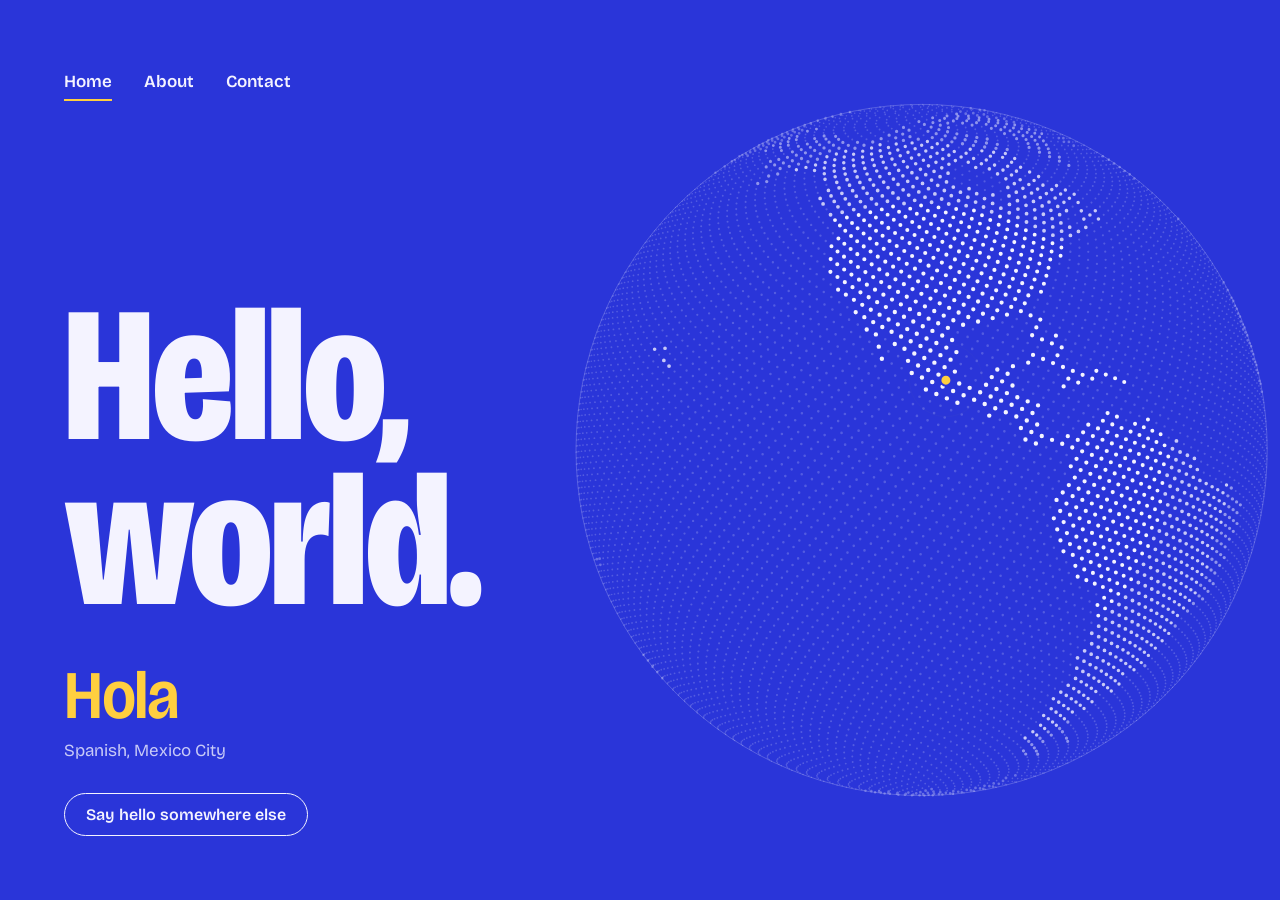
<file: hello-world (1).html>
<!DOCTYPE html>
<html lang="en">
<head>
<meta charset="utf-8">
<meta name="viewport" content="width=device-width, initial-scale=1">
<title>Hello, world.</title>
<link rel="icon" href="data:image/svg+xml,%3Csvg xmlns='http://www.w3.org/2000/svg' viewBox='0 0 100 100'%3E%3Ctext y='.9em' font-size='90'%3E%F0%9F%8C%8D%3C/text%3E%3C/svg%3E">
<link rel="preconnect" href="https://fonts.googleapis.com">
<link rel="preconnect" href="https://fonts.gstatic.com" crossorigin>
<link href="https://fonts.googleapis.com/css2?family=Bricolage+Grotesque:opsz,wdth,wght@12..96,75..100,200..800&display=swap" rel="stylesheet">
<link rel="stylesheet" href="site.css">
<style>
  html, body { height: 100%; }

  main {
    position: relative;
    min-height: 100svh;
    overflow: hidden;
    display: flex;
    align-items: flex-end;
    padding: var(--pad);
  }

  .site-header {
    position: absolute;
    top: var(--pad);
    left: var(--pad);
    z-index: 2;
  }

  canvas {
    position: absolute;
    inset: 0;
    width: 100%;
    height: 100%;
    display: block;
  }

  .copy { position: relative; z-index: 1; }

  h1 {
    margin: 0;
    font-weight: 800;
    font-stretch: 80%;
    font-size: clamp(4.5rem, 15vw, 12rem);
    line-height: 0.86;
    letter-spacing: -0.012em;
  }

  .greeting {
    margin: clamp(20px, 3vw, 36px) 0 0;
    min-height: 2.9em;
  }

  .swap {
    transition: opacity 0.2s ease, transform 0.2s ease;
  }
  .swap.out { opacity: 0; transform: translateY(0.2em); }
  .swap.pre { opacity: 0; transform: translateY(-0.2em); transition: none; }

  .word {
    display: block;
    width: max-content;
    font-size: clamp(2.25rem, 6vw, 4.25rem);
    font-weight: 600;
    font-stretch: 90%;
    line-height: 1.1;
    letter-spacing: -0.02em;
    color: var(--sun);
  }

  .where {
    display: block;
    margin-top: 0.35rem;
    font-size: 1.0625rem;
    color: var(--chalk-soft);
  }

  #next { margin-top: clamp(20px, 3vw, 32px); }

  @media (prefers-reduced-motion: reduce) {
    .swap { transition: none; }
  }
</style>
</head>
<body>
<main id="stage">
  <header class="site-header">
    <nav class="site-nav" aria-label="Main">
      <a href="hello-world.html" aria-current="page">Home</a>
      <a href="about.html">About</a>
      <a href="contact.html">Contact</a>
    </nav>
  </header>

  <canvas id="globe" aria-hidden="true"></canvas>

  <div class="copy" id="copy">
    <h1>Hello,<br>world.</h1>

    <p class="greeting">
      <span class="word swap" id="word" lang="es">Hola</span>
      <span class="where swap" id="where">Spanish, Mexico City</span>
    </p>

    <button type="button" class="btn" id="next">Say hello somewhere else</button>
  </div>
</main>

<script>
(() => {
  "use strict";

  /* ---------- Land mask: 360 x 180 cells, one bit per 1° cell ---------- */
  const MASK_W = 360, MASK_H = 180;
  const MASK_B64 = "[base64]/P8HAAD//wEAAAAAAAAAAAAAAAAAAAAAAAAAAAAAAAAAAAAAAAAAAAAAAAD+////P+7///8AAAAAAAAAAAAAAAAAAAAAAAAAAAAAAAAAAAAAAAAAAAAAAOD/////////////AAAAAAAAAAAAAAAAAA4AAAAAAAAAAAAAAAAAAAAAAAAAAPj///////////8PAAAA+v8AAP8AAAAAgD8AAAAAAAAAAAAAAAAAAAAAAAAAHPj//x/8//////8DAADA/z8AAAAAAAAAAP4HAAAAAAAAAAAAAAAAAAAAAAB4/N73//3///////8BAACA/w8AAAAAAAAAAOA/AAAAAAAAAAAAAAAAAAAAAPB8AH34f/D///////8BAAAAfh8AAAAAAAAAAIB+AAAAAAAAAAAAAAAAAAAAAP7v4v//f8D///////8DAAAAOAAAAAAA/gEAAM7/PwAAwAMAAAAAAAAAAAAAAMT/5///DwAA/v////8BAAAAAAAAAAD4HwAA+P//fwAA8P8HAAAAAAAAAAAAgH98APv/HwAA/P////8BAAAAAAAAAAB4AAAA/P//BwAAwJ8DAAAAAAAAAAAAgP+Dz///+wAA+P////8AAAAAAAAAAAAeAALw/////48fgA8AAAAAAAAAAAAAwP9/5//+/wEA8P///z8AAAAAAAAAAIAPAN7+//////8/gP8DAAAABwCAAQAAwP//j//8/w8A8P///z8AAAAAABABAIAPwP////////8///8HAgDAAwD8/xcAnOH///r9//8B4P///38AAAAAAP4PAAA+wN//////////////D0DAAAD////x////f//H//8D4P///wcAAAAAgP//AQAA3////////////////89/B+D/////////P/7Ph/8DgP///wEAAAAA8P//hwf+////////////////////P4D/////////////x/kPwP//DwAAAAAA/P//v/f//////////////////////+H/////////////Afx/wP//AzA5AAAA/v/////////////////////////////////////////fwf8dgP//APh/AAAA/+d//v//////////////////////8eD/////////////7/8XgP8PAPA/AADA//P/////////////////////////AI/////////////zDvgPAP8HAOAHAADw//7///////////////////////9/AMT///////////8D//8HAPwDAAAAAAD+P/7/////////////////////////AOD//////////z8A2H8CAPwDAAAAAAD/P/7///////////////////////8HAPD//////////z8AwH8IAPgBAAAAAAD+f/7/////////////////////8P8BAGD/85D//////z8AwH8cAAAAAAAAAAD+P/z/////////////////////8EUAAAD0BwD8/////38A4P8/AAAAAAAAwAGeP/j//////////////////wEYfAAAAADgDwDA//////8DgP8/AAAAAAAAwAfwH/7/////////////////fwAA/wAAAAD4AgCA//////8PgP9/AAAAAAAA4ANwD/7/////////////////PwCA/wAAAAA/AAAA////////4///AQAAAAAA8APwB/7/////////////////HwCAPwAAAIABAADA////////8///BwAAAAAA+A/w////////////////////3wSAfwAAAAAAAADA/P//////4///HwAAAAAAvB///////////////////////weAHwAAAAAAAACA/f//////5///HwAAAAAAvD///////////////////////w8ABwAAAAAAAAAA8P//////////HwAAAAAAzP///////////////////////w8ABwAAAAAAAAAA+P//////////DAAAAAAAwP///////////////////////w0AAAAAAAAAAAAA+P////////9/fgAAAAAAQPz//////////////////////w0AAAAAAAAAAAAAwP////////8P/wAAAAAAgP///////////////////////xcAAAAAAAAAAAAAgP////////+P/wAAAAAAgP///////3///////////////wQAAAAAAAAAAAAAgP////////+/cAAAAAAAAPz//////x/8////////////fw4AAAAAAAAAAAAAAP//////////AQAAAAAAAPz////z/wf8////////////HwYAAAAAAAAAAAAAAP////////8fAAAAAAAAAPz////j/gP/////////////Dy4AAAAAAAAAAAAAgP///////38GAAAAAAAA/P/v8/8B+Af/////////////Dz8AAAAAAAAAAAAAgP///////z8AAAAAAAAA+H/w5//g4Af8//////////9/gx8AAAAAAAAAAAAAgP///////38AAAAAAAAA/P8wn///+Q/4//////////8/gAsAAAAAAAAAAAAAgP///////x8AAAAAAAAA+B8w/P///x/4//////////8/gAMAAAAAAAAAAAAAAP///////wMAAAAAAAAA/A8w+M///x/8/////////+8PAAMAAAAAAAAAAAAAAP///////wMAAAAAAAAA/B8QP9///w/8/////////ycfgAEAAAAAAAAAAAAAAP7//////wEAAAAAAAAA+A/sH57//x/8/////////38/0AEAAAAAAAAAAAAAAPz//////wEAAAAAAAAA+PP/DI7//z/8/////////3888AEAAAAAAAAAAAAAAPj//////wEAAAAAAAAA4P9/AHjw/////////////w88/wEAAAAAAAAAAAAAAPj//////wAAAAAAAAAA4P9/ABDw/////////////x/cfwAAAAAAAAAAAAAAAOD/////PwAAAAAAAAAA+P//AACA/////////////x/gDwAAAAAAAAAAAAAAAMD/////DwAAAAAAAAAA/P//Dw/A/////////////z/gAwAAAAAAAAAAAAAAAID/////BwAAAAAAAAAA/P//n//f/////////////z/AAAAAAAAAAAAAAAAAAID/////BwAAAAAAAAAA/P///////////////////z8AAAAAAAAAAAAAAAAAAAD///9HDwAAAAAAAAAA/v///////////////////38AAAAAAAAAAAAAAAAAAAD+/x8ADgAAAAAAAACA/////////9///////////z8AAAAAAAAAAAAAAAAAAAD//wcATgAAAAAAAADA/////////7///////////x8AAAAAAAAAAAAAAAAAAADc/wcA7gAAAAAAAADg//////9////+/////////w8AAAAAAAAAAAAAAAAAAAD4/wcAbAAAAAAAAADg//////9////4/////////y8AAAAAAAAAAAAAAAAAAAA4/wcAYAAAAAAAAADw//////9//v8fgP///////zcAAAAAAAAAAAAAAAAAAABg/gcATgAAAAAAAAD4/////////P9/gP///////zMAAAAAAAAAAAAQAAAAAABg/geAfwAAAAAAAAD4////////+f//AP7//////zAAAAAAAAAAAADwAAAAAAAA/Ae8+AEAAAAAAAD8////////+///APz/f///DxAAAAAAAAAAAACAAQAAAAAA/Ac+4AMAAAAAAAD8////////+f9/APz/D/9/BgAAAAAAAAAAAACAAwAAAAAA/A8ewH8AAAAAAAD4////////8/8/APD/A/4/DwAAAAAAAAAAAAAAAQAAAAAA8P8f4P4HAAAAAAD4////////4/8/AOD/APx/B3AAAAAAAAAAAAAAAAAAAAAA4P8PwBAHAAAAAAD4////////5/8fAOD/APx/AHAAAAAAAAAAAAAAAAAAAAAAAP8vAAAAAAAAAAD4////////x/8HAOB/APz/AXgAAAAAAAAAAAAAAAAAAAAAAMz/AQAAAAAAAAD4////////z/8BAOAfAOz/ATgAAAAAAAAAAAAAAAAAAAAAAID/AQAAAAAAAAD8/////////z8AAMAfAOD/AXAAAAAAAAAAAAAAAAAAAAAAAAD/AQAAAAAAAAD4/////////x8AAMAfAMD/A/AAAAAAAAAAAAAAAAAAAAAAAADwAVAAAAAAAAD4/////////8MAAMAPAMD/AzADAAAAAAAAAAAAAAAAAAAAAADgAf4AAAAAAAD4//////////gAAIAPAMD4A+gDAAAAAAAAAAAAAAAAAAAAAADAAf//AAAAAADg//////////8AAAAPAMD4AOwDAAAAAAAAAAAAAAAAAAAAAADAv///AAAAAADg/////////38AAAAfAMBwAMYGAAAAAAAAAAAAAAAAAAAAAAAA////AQAAAADA/////////38AAAA/AMAhAMIHAAAAAAAAAAAAAAAAAAAAAAAA7P//AwAAAACA/////////z8AAAA6AMABAOAHAAAAAAAAAAAAAAAAAAAAAAAAwP//FwAAAAAA/////////z8AAAA4AIAHAMMHAAAAAAAAAAAAAAAAAAAAAAAAwP///wAAAAAA/D/+/////x8AAAAQADgHgA8CAAAAAAAAAAAAAAAAAAAAAAAAwP///wEAAAAAfAf+/////w8AAAAAAHgPwAcAAAAAAAAAAAAAAAAAAAAAAAAAwP///wEAAAAAAADw/////wcAAAAAAPAP8AMAAAAAAAAAAAAAAAAAAAAAAAAA4P///wEAAAAAAADg/////wcAAAAAAOAP+gcIAAAAAAAAAAAAAAAAAAAAAAAA4P///wcAAAAAAADg/////wEAAAAAAMAf/jMaAAAAAAAAAAAAAAAAAAAAAAAA+P///wMAAAAAAADg/////wAAAAAAAIAP//8ZAAAAAAAAAAAAAAAAAAAAAAAA+P///z8AAAAAAADw////fwAAAAAAAAAP/vvYAwAAAAAAAAAAAAAAAAAAAAAA+P////8AAAAAAADw////PwAAAAAAAAAf/vnAZwAAAAAAAAAAAAAAAAAAAAAA+P////8fAAAAAADg////HwAAAAAAAAA//D2w9wMMAAAAAAAAAAAAAAAAAAAA+P////8/AAAAAACA////HwAAAAAAAAB8+Hl+/x84AAAAAAAAAAAAAAAAAAAA/P////9/AAAAAACA////DwAAAAAAAAA8QPkA+z84AAAAAAAAAAAAAAAAAAAA+P//////AQAAAACA////BwAAAAAAAAD4ANgA5D/PAAAAAAAAAAAAAAAAAAAA/P//////AwAAAAAA////DwAAAAAAAADgHwAAxP+HAQAAAAAAAAAAAAAAAAAA8P//////AwAAAAAA////DwAAAAAAAADAfwAAwP8ABwAAAAAAAAAAAAAAAAAA8P//////AQAAAAAA////DwAAAAAAAAAA/H4P4M8BGAAAAAAAAAAAAAAAAAAA4P//////AQAAAAAA////DwAAAAAAAAAAAJ8DAIYHOAAAAAAAAAAAAAAAAAAA4P//////AAAAAAAA/v//HwAAAAAAAAAAAJABAIQHYAAAAAAAAAAAAAAAAAAAwP////9/AAAAAAAA/v//HwAAAAAAAAAAAACAHw4AAAAAAAAAAAAAAAAAAAAAwP////9/AAAAAAAA/v//HzAAAAAAAAAAAADAHw4AAAAAAAAAAAAAAAAAAAAAgP////8/AAAAAAAA////H3gAAAAAAAAAAADsHw4AAAAAAAAAAAAAAAAAAAAAgP////8/AAAAAAAA////H3gAAAAAAAAAAAD+Dz4AAAwAAAAAAAAAAAAAAAAAAP////8/AAAAAACA////H34AAAAAAAAAAAD/Pz4AAAwAAQAAAAAAAAAAAAAAAPz///8fAAAAAACA////H38AAAAAAAAAAID/fz4AAAjAAAAAAAAAAAAAAAAAAPD///8fAAAAAACA////hz8AAAAAAAAAAMD//38AAABgAAAAAAAAAAAAAAAAAOD///8fAAAAAACA////AT8AAAAAAAAAAOD//38AAABgAAAAAAAAAAAAAAAAAOD///8fAAAAAAAA////AD8AAAAAAAAAAPj///8BAAAAAAAAAAAAAAAAAAAAAOD///8PAAAAAAAA/v9/gB8AAAAAAAAAAP////8BAAMAAAAAAAAAAAAAAAAAAOD///8PAAAAAAAA/v//gA8AAAAAAAAAwP////8DAAcAAAAAAAAAAAAAAAAAAOD///8HAAAAAAAA/P//gA8AAAAAAAAA4P////8HAAwAAAAAAAAAAAAAAAAAAOD///8AAAAAAAAA/P//gA8AAAAAAAAA4P////8HAAAAAAAAAAAAAAAAAAAAAOD//z8AAAAAAAAA/P//gA8AAAAAAAAA4P////8fAAAAAAAAAAAAAAAAAAAAAOD//w8AAAAAAAAA/P8/AAcAAAAAAAAA4P////8fAAAAAAAAAAAAAAAAAAAAAOD//w8AAAAAAAAA/P8fAAAAAAAAAAAA4P////8/AAAAAAAAAAAAAAAAAAAAAOD//w8AAAAAAAAA+P8fAAAAAAAAAAAAwP////8/AAAAAAAAAAAAAAAAAAAAAPD//w8AAAAAAAAA8P8fAAAAAAAAAAAAwP////8/AAAAAAAAAAAAAAAAAAAAAPD//wcAAAAAAAAA4P8PAAAAAAAAAAAAgP////8/AAAAAAAAAAAAAAAAAAAAAPD//wMAAAAAAAAA4P8HAAAAAAAAAAAAwP////8/AAAAAAAAAAAAAAAAAAAAAPD//wEAAAAAAAAAwP8HAAAAAAAAAAAAgP////8fAAAAAAAAAAAAAAAAAAAAAPD//wAAAAAAAAAA4P8BAAAAAAAAAAAAgP8P//8fAAAAAAAAAAAAAAAAAAAAAPD//wAAAAAAAAAAwP8AAAAAAAAAAAAAgP8B/P8PAAAAAAAAAAAAAAAAAAAAAPD/fwAAAAAAAAAAwAMAAAAAAAAAAAAAgE8A+P8PAAADAAAAAAAAAAAAAAAAAPj/BwAAAAAAAAAAAAAAAAAAAAAAAAAAAAcA8P8HAAAGAAAAAAAAAAAAAAAAAPj/DwAAAAAAAAAAAAAAAAAAAAAAAAAAAAAAgP8HAAAOAAAAAAAAAAAAAAAAAPz/BwAAAAAAAAAAAAAAAAAAAAAAAAAAAAAAgP8DAAB8AAAAAAAAAAAAAAAAAPz/BwAAAAAAAAAAAAAAAAAAAAAAAAAAAAAAAP8AAAB8AAAAAAAAAAAAAAAAAPw/AAAAAAAAAAAAAAAAAAAAAAAAAAAAAAAAAEAAAAA+AAAAAAAAAAAAAAAAAPw/[base64]/[base64]/AAAAAAAAAAAAAAAAAMA/AAAAGAD//+P//z8AAAAAAAAAAAAAAAAAAAAAAAAPAAAAAAAAAAAAAAAAAP7/+wHw/////////38AAAAAAAAAAAAAAAAAAAAAACAfAAAAAAAAAAAAAABg8P///wP8////////////AAAAAAAAAAAAAAAAAAAAAPA/AAAAAAAAAAAI4gD8/////+P/////////////DwAAAAAAAAAAAAAAAAAAAPB/AAAAAAAAIID//////////+P//////////////x8AAAAAAAAAAAAA4AsAAP9/AAAAAAAA//////////////n///////////////8AAAAAAAAAAAAA8A8EAP5/AAAAAADg//////////////////////////////8AAAAAAAAA8D4E8P//////AAAAAAD4/////////////////////////////z8AAAAAAAD+////+P////9/AAAAAAD4/////////////////////////////w8AAAAAAP7///////////8PAAAAAMD//////////////////////////////wEAAABggP////////////8AAAAAgP///////////////////////////////wAAAADg/////////////wcAACAA/P///////////////////////////////wEAAADv/////////////wMAAPwB/////////////////////////////////wcAAAAe/////////////wDAAP8B/////////////////////////////////wAAAAAAAP///////////x/+4f8B/v//////////////////////////////HwAAAACA//////////////+fAP7+////////////////////////////////PwAAAAAA/P///////////////////////////////////////////////////wMAAAQA/P///////////////////////////////////////////////////z8A//8A4P//////////////////////////////////////////////////////////////////////////////////////////////////////////////////////////////////////////////////////////////////////////////////////////////////////////////////////////////////////////////////////////////////////////////////////////////////////////////////////////////////////////////////////////////////";

  const maskBin = atob(MASK_B64);
  const maskBits = new Uint8Array(maskBin.length);
  for (let i = 0; i < maskBin.length; i++) maskBits[i] = maskBin.charCodeAt(i);

  const isLand = (latDeg, lonDeg) => {
    const x = Math.min(MASK_W - 1, Math.max(0, Math.floor(lonDeg + 180)));
    const y = Math.min(MASK_H - 1, Math.max(0, Math.floor(90 - latDeg)));
    const idx = y * MASK_W + x;
    return (maskBits[idx >> 3] >> (idx & 7)) & 1;
  };

  /* ---------- Greetings ---------- */
  const GREETINGS = [
    { word: "Hola",      lang: "es", name: "Spanish",    city: "Mexico City", lat:  19.43, lon:  -99.13 },
    { word: "Olá",       lang: "pt", name: "Portuguese", city: "São Paulo",   lat: -23.55, lon:  -46.63 },
    { word: "Bonjour",   lang: "fr", name: "French",     city: "Dakar",       lat:  14.72, lon:  -17.47 },
    { word: "مرحبا",     lang: "ar", name: "Arabic",     city: "Cairo",       lat:  30.04, lon:   31.24, rtl: true },
    { word: "Jambo",     lang: "sw", name: "Swahili",    city: "Nairobi",     lat:  -1.29, lon:   36.82 },
    { word: "Merhaba",   lang: "tr", name: "Turkish",    city: "Istanbul",    lat:  41.01, lon:   28.98 },
    { word: "नमस्ते",     lang: "hi", name: "Hindi",      city: "Delhi",       lat:  28.61, lon:   77.21 },
    { word: "你好",       lang: "zh", name: "Mandarin",   city: "Beijing",     lat:  39.90, lon:  116.40 },
    { word: "こんにちは", lang: "ja", name: "Japanese",   city: "Tokyo",       lat:  35.68, lon:  139.69 },
    { word: "Kia ora",   lang: "mi", name: "Māori",      city: "Wellington",  lat: -41.29, lon:  174.78 },
    { word: "Hello",     lang: "en", name: "English",    city: "London",      lat:  51.51, lon:   -0.13 }
  ];

  const stage   = document.getElementById("stage");
  const copy    = document.getElementById("copy");
  const canvas  = document.getElementById("globe");
  const wordEl  = document.getElementById("word");
  const whereEl = document.getElementById("where");
  const nextBtn = document.getElementById("next");
  const ctx     = canvas.getContext("2d");

  const reduced = window.matchMedia("(prefers-reduced-motion: reduce)").matches;
  const INTERVAL = 3800;
  const D2R = Math.PI / 180, TAU = Math.PI * 2;
  const CHALK = "244,243,255", SUN = "#ffcf3f", COBALT = "#2a35d9";

  /* ---------- Points spread evenly over a sphere ---------- */
  const N = 14000;
  const PX = new Float32Array(N), PY = new Float32Array(N), PZ = new Float32Array(N);
  const LAND = new Uint8Array(N);
  const golden = Math.PI * (3 - Math.sqrt(5));
  for (let i = 0; i < N; i++) {
    const y = 1 - 2 * (i + 0.5) / N;
    const r = Math.sqrt(1 - y * y);
    const t = i * golden;
    const x = Math.cos(t) * r, z = Math.sin(t) * r;
    PX[i] = x; PY[i] = y; PZ[i] = z;
    LAND[i] = isLand(Math.asin(y) / D2R, Math.atan2(x, z) / D2R);
  }

  /* ---------- State ---------- */
  let W = 0, H = 0, dpr = 1, cx = 0, cy = 0, R = 100;
  let index = 0;
  const targetFor = g => ({
    lon: g.lon,
    lat: Math.max(-60, Math.min(60, g.lat - 12))
  });
  let target = targetFor(GREETINGS[index]);
  const cur = reduced
    ? { lon: target.lon, lat: target.lat }
    : { lon: target.lon - 150, lat: 20 };
  let lastSwitch = performance.now() + 800;
  let lastFrame = 0;
  let swapTimer = null;

  /* ---------- Layout ---------- */
  function layout() {
    const rect = stage.getBoundingClientRect();
    W = rect.width; H = rect.height;
    dpr = Math.min(window.devicePixelRatio || 1, 2);
    canvas.width = Math.round(W * dpr);
    canvas.height = Math.round(H * dpr);

    if (W / H >= 1.3 && W >= 720) {
      // Side by side: text on the left, globe on the right
      cx = W * 0.72;
      cy = H * 0.5;
      R = Math.min(H * 0.4, W * 0.27);
    } else {
      // Stacked: globe in the space above the text
      const top = 72; // clear the navigation
      const copyTop = copy.getBoundingClientRect().top - rect.top;
      const space = Math.max(copyTop - top - 16, 200);
      R = Math.min(W * 0.42, space * 0.47);
      cx = W / 2;
      cy = top + space / 2;
    }
    draw(performance.now());
  }

  /* ---------- Drawing ---------- */
  function draw(now) {
    ctx.setTransform(dpr, 0, 0, dpr, 0, 0);
    ctx.clearRect(0, 0, W, H);

    const a = -cur.lon * D2R, b = cur.lat * D2R;
    const cA = Math.cos(a), sA = Math.sin(a), cB = Math.cos(b), sB = Math.sin(b);

    const spacing = R * 0.0297;
    const rLand = Math.max(spacing * 0.22, 0.8);
    const rSea = rLand * 0.6;

    const sea = new Path2D();
    const land = [new Path2D(), new Path2D(), new Path2D(), new Path2D()];
    const landAlpha = [0.3, 0.5, 0.78, 1];

    for (let i = 0; i < N; i++) {
      const x = PX[i], y = PY[i], z = PZ[i];
      const z1 = -x * sA + z * cA;
      const z2 = y * sB + z1 * cB;
      if (z2 <= 0.02) continue;
      const x1 = x * cA + z * sA;
      const y2 = y * cB - z1 * sB;
      const sx = cx + R * x1, sy = cy - R * y2;
      const k = 0.55 + 0.45 * z2;

      if (LAND[i]) {
        const level = z2 < 0.2 ? 0 : z2 < 0.45 ? 1 : z2 < 0.7 ? 2 : 3;
        const r = rLand * k;
        land[level].moveTo(sx + r, sy);
        land[level].arc(sx, sy, r, 0, TAU);
      } else {
        const r = rSea * k;
        sea.moveTo(sx + r, sy);
        sea.arc(sx, sy, r, 0, TAU);
      }
    }

    ctx.fillStyle = `rgba(${CHALK}, 0.2)`;
    ctx.fill(sea);
    for (let l = 0; l < 4; l++) {
      ctx.fillStyle = `rgba(${CHALK}, ${landAlpha[l]})`;
      ctx.fill(land[l]);
    }

    ctx.beginPath();
    ctx.arc(cx, cy, R, 0, TAU);
    ctx.strokeStyle = `rgba(${CHALK}, 0.22)`;
    ctx.lineWidth = 1;
    ctx.stroke();

    drawMarker(now, cA, sA, cB, sB);
  }

  function drawMarker(now, cA, sA, cB, sB) {
    const g = GREETINGS[index];
    const lat = g.lat * D2R, lon = g.lon * D2R;
    const x = Math.cos(lat) * Math.sin(lon), y = Math.sin(lat), z = Math.cos(lat) * Math.cos(lon);
    const z1 = -x * sA + z * cA;
    const z2 = y * sB + z1 * cB;
    if (z2 <= 0.05) return;
    const sx = cx + R * (x * cA + z * sA);
    const sy = cy - R * (y * cB - z1 * sB);

    if (!reduced) {
      const t = ((now / 1000) % 1.8) / 1.8;
      ctx.beginPath();
      ctx.arc(sx, sy, 7 + t * 30, 0, TAU);
      ctx.strokeStyle = SUN;
      ctx.globalAlpha = 0.75 * (1 - t);
      ctx.lineWidth = 1.5;
      ctx.stroke();
      ctx.globalAlpha = 1;
    }

    ctx.beginPath();
    ctx.arc(sx, sy, 5.5, 0, TAU);
    ctx.fillStyle = SUN;
    ctx.fill();
    ctx.lineWidth = 2;
    ctx.strokeStyle = COBALT;
    ctx.stroke();
  }

  /* ---------- Greeting text ---------- */
  function applyText(g) {
    wordEl.textContent = g.word;
    wordEl.lang = g.lang;
    wordEl.dir = g.rtl ? "rtl" : "ltr";
    whereEl.textContent = g.name + ", " + g.city;
  }

  function showGreeting(g) {
    if (reduced) { applyText(g); return; }
    clearTimeout(swapTimer);
    wordEl.classList.add("out");
    whereEl.classList.add("out");
    swapTimer = setTimeout(() => {
      applyText(g);
      wordEl.classList.replace("out", "pre");
      whereEl.classList.replace("out", "pre");
      void wordEl.offsetWidth; // restart the transition from the "pre" position
      wordEl.classList.remove("pre");
      whereEl.classList.remove("pre");
    }, 190);
  }

  function advance() {
    index = (index + 1) % GREETINGS.length;
    const g = GREETINGS[index];
    target = targetFor(g);
    lastSwitch = performance.now();
    showGreeting(g);
    if (reduced) {
      cur.lon = target.lon; cur.lat = target.lat;
      draw(performance.now());
    }
  }

  nextBtn.addEventListener("click", advance);

  /* ---------- Animation loop ---------- */
  function frame(now) {
    const dt = lastFrame ? Math.min((now - lastFrame) / 1000, 0.05) : 0.016;
    lastFrame = now;

    if (now - lastSwitch > INTERVAL) advance();

    const k = 1 - Math.exp(-dt * 2.4);
    const dLon = ((target.lon - cur.lon + 540) % 360) - 180;
    cur.lon += dLon * k;
    cur.lat += (target.lat - cur.lat) * k;

    draw(now);
    requestAnimationFrame(frame);
  }

  /* ---------- Go ---------- */
  new ResizeObserver(layout).observe(stage);
  new ResizeObserver(layout).observe(copy);
  layout();
  if (!reduced) requestAnimationFrame(frame);
})();
</script>
</body>
</html>
</file>
<file: site.css>
/* Shared styles for index.html, about.html, gallery.html and contact.html */

:root {
  --cobalt: #2a35d9;
  --chalk: #f4f3ff;
  --sun: #ffcf3f;
  --chalk-soft: rgba(244, 243, 255, 0.78);
  --line: rgba(244, 243, 255, 0.32);
  --pad: clamp(24px, 5vw, 64px);
  --font: "Bricolage Grotesque", ui-sans-serif, system-ui, -apple-system, "Segoe UI",
          "Helvetica Neue", Arial, "Noto Sans", "Noto Sans Devanagari", "Noto Sans Arabic",
          "Noto Sans CJK SC", sans-serif;
}

*, *::before, *::after { box-sizing: border-box; }

html, body { margin: 0; }

body {
  background: var(--cobalt);
  color: var(--chalk);
  font-family: var(--font);
  -webkit-font-smoothing: antialiased;
  text-rendering: optimizeLegibility;
}

a { color: inherit; }

:focus-visible {
  outline: 3px solid var(--sun);
  outline-offset: 3px;
}

/* Text links inside body copy */
.link {
  text-decoration: underline;
  text-decoration-color: var(--sun);
  text-decoration-thickness: 2px;
  text-underline-offset: 0.2em;
}
.link:hover { text-decoration-color: var(--chalk); }

/* Navigation */
.site-nav {
  display: flex;
  flex-wrap: wrap;
  gap: 6px clamp(18px, 3vw, 32px);
}
.site-nav a {
  padding: 0.4em 0;
  font-size: 1.0625rem;
  font-weight: 600;
  text-decoration: none;
  border-bottom: 2px solid transparent;
}
.site-nav a:hover { border-bottom-color: var(--chalk-soft); }
.site-nav a[aria-current="page"] { border-bottom-color: var(--sun); }

/* Buttons (works on <button> and <a>) */
.btn {
  display: inline-block;
  font: inherit;
  font-size: 1rem;
  font-weight: 600;
  color: var(--chalk);
  background: transparent;
  border: 1.5px solid var(--chalk);
  border-radius: 999px;
  padding: 0.7em 1.3em;
  cursor: pointer;
  text-decoration: none;
  transition: background-color 0.15s ease, color 0.15s ease, border-color 0.15s ease;
}
.btn:hover { background: var(--chalk); color: var(--cobalt); }
.btn.solid { background: var(--chalk); color: var(--cobalt); }
.btn.solid:hover { background: var(--sun); border-color: var(--sun); }

/* Layout and headline shared by the inner pages */
.page {
  min-height: 100svh;
  padding: var(--pad);
  display: flex;
  flex-direction: column;
}
.page > main { flex: 1; }

.page-title {
  margin: 0;
  font-weight: 800;
  font-stretch: 80%;
  line-height: 0.88;
  letter-spacing: -0.012em;
  text-wrap: balance;
}

@media (prefers-reduced-motion: reduce) {
  .btn { transition: none; }
}
</file>
